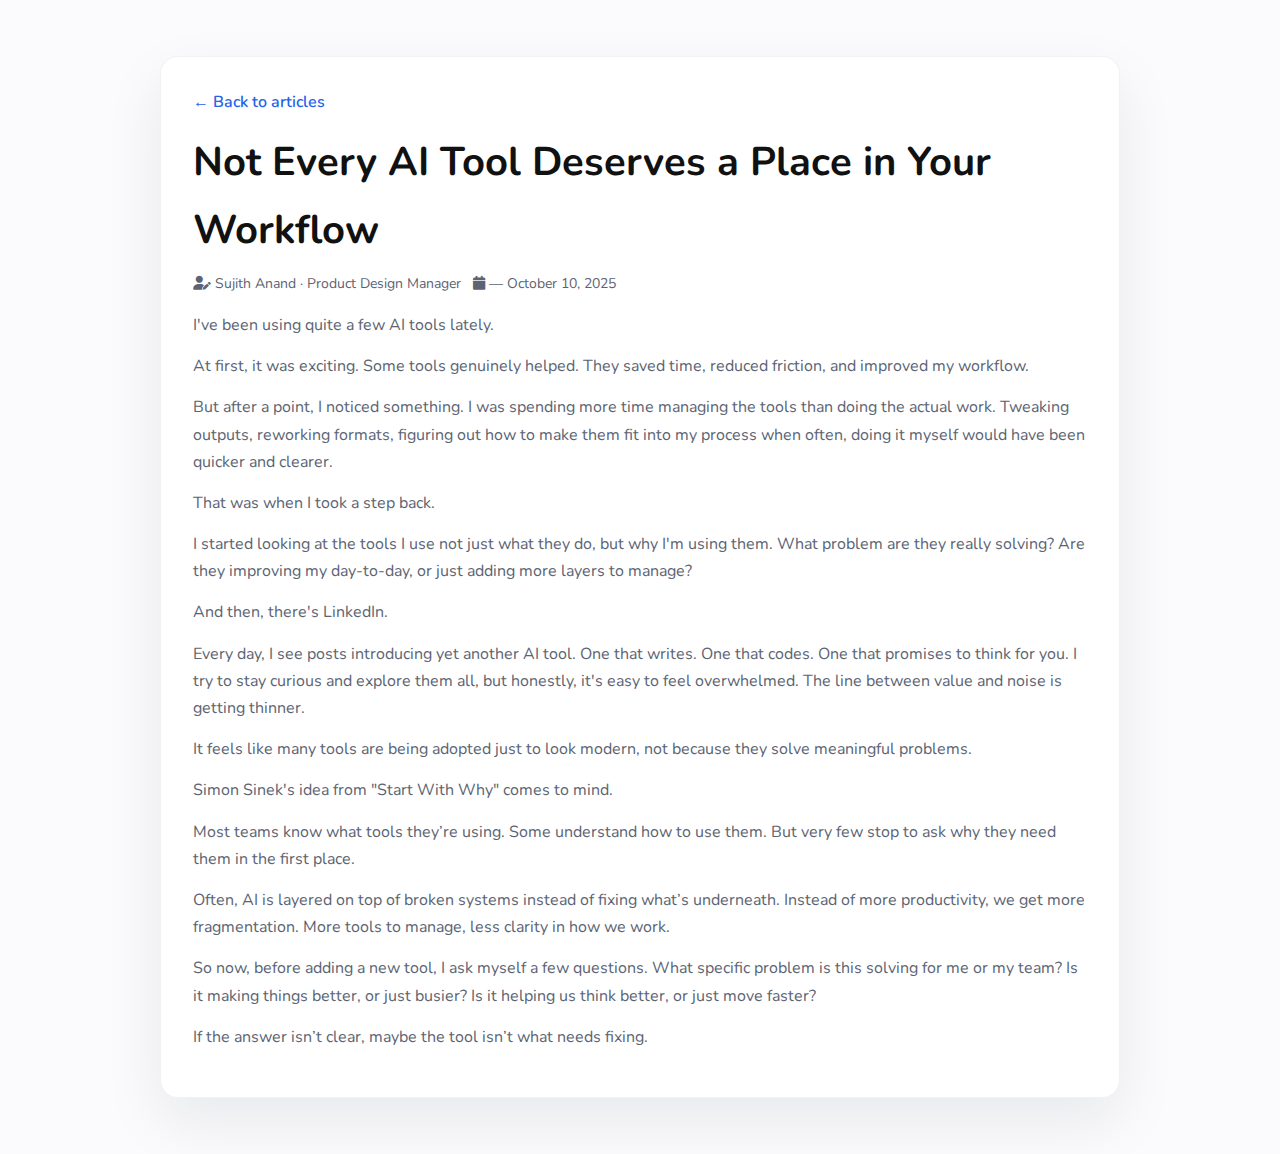
<file: article-ai-tools-in-workflow.html>
<!doctype html>
<html lang="en">
<head>
  <meta charset="utf-8">
  <meta name="viewport" content="width=device-width, initial-scale=1">
  <title>Not Every AI Tool Deserves a Place in Your Workflow | Sujith Anand</title>
  <link rel="icon" href="img/favicon.png">
  <link rel="preconnect" href="https://fonts.googleapis.com">
  <link rel="preconnect" href="https://fonts.gstatic.com" crossorigin>
  <link href="https://fonts.googleapis.com/css2?family=Nunito:wght@400;500;600;700&display=swap" rel="stylesheet">
  <link rel="stylesheet" href="https://cdnjs.cloudflare.com/ajax/libs/font-awesome/6.5.2/css/all.min.css">
  <style>
    :root {--bg:#fbfbfd;--text:#111;--muted:#5c6473;--accent:#2563eb;--surface:#fff;--container:960px;--gap:22px;}
    *,*::before,*::after{box-sizing:border-box;}
    body{margin:0;font-family:"Nunito",sans-serif;background:var(--bg);color:var(--text);line-height:1.7;}
    a{color:var(--accent);font-weight:600;text-decoration:none;}a:hover{text-decoration:underline;}
    .page{min-height:100vh;padding:56px var(--gap);}
    .panel{max-width:min(100%,var(--container));margin:0 auto;background:var(--surface);padding:32px;border-radius:18px;box-shadow:0 24px 60px rgba(15,23,42,0.08);border:1px solid rgba(0, 0, 0, 0.05);}
    .back-link{display:inline-flex;align-items:center;gap:8px;margin-bottom:12px;}
    h1{margin:0 0 8px;font-size:clamp(30px,4vw,40px);}
    .meta{display:flex;flex-wrap:wrap;gap:12px;font-size:14px;color:var(--muted);margin-bottom:16px;}
    p{margin:0 0 14px;color:var(--muted);}
  </style>
</head>
<body>
  <div class="page">
    <article class="panel">
      <a class="back-link" href="myhome.html#articles">← Back to articles</a>
      <h1>Not Every AI Tool Deserves a Place in Your Workflow</h1>
      <div class="meta">
        <span><i class="fa-solid fa-user-pen"></i> Sujith Anand · Product Design Manager</span>
        <span><i class="fa-solid fa-calendar"></i> — October 10, 2025</span>
      </div>

      <p>I've been using quite a few AI tools lately.</p>
      <p>At first, it was exciting. Some tools genuinely helped. They saved time, reduced friction, and improved my workflow.</p>
      <p>But after a point, I noticed something. I was spending more time managing the tools than doing the actual work. Tweaking outputs, reworking formats, figuring out how to make them fit into my process when often, doing it myself would have been quicker and clearer.</p>
      <p>That was when I took a step back.</p>
      <p>I started looking at the tools I use not just what they do, but why I'm using them. What problem are they really solving? Are they improving my day-to-day, or just adding more layers to manage?</p>
      <p>And then, there's LinkedIn.</p>
      <p>Every day, I see posts introducing yet another AI tool. One that writes. One that codes. One that promises to think for you. I try to stay curious and explore them all, but honestly, it's easy to feel overwhelmed. The line between value and noise is getting thinner.</p>
      <p>It feels like many tools are being adopted just to look modern, not because they solve meaningful problems.</p>
      <p>Simon Sinek's idea from "Start With Why" comes to mind.</p>
      <p>Most teams know what tools they’re using. Some understand how to use them. But very few stop to ask why they need them in the first place.</p>
      <p>Often, AI is layered on top of broken systems instead of fixing what’s underneath. Instead of more productivity, we get more fragmentation. More tools to manage, less clarity in how we work.</p>
      <p>So now, before adding a new tool, I ask myself a few questions. What specific problem is this solving for me or my team? Is it making things better, or just busier? Is it helping us think better, or just move faster?</p>
      <p>If the answer isn’t clear, maybe the tool isn’t what needs fixing.</p>
    </article>
  </div>
</body>
</html>
</file>
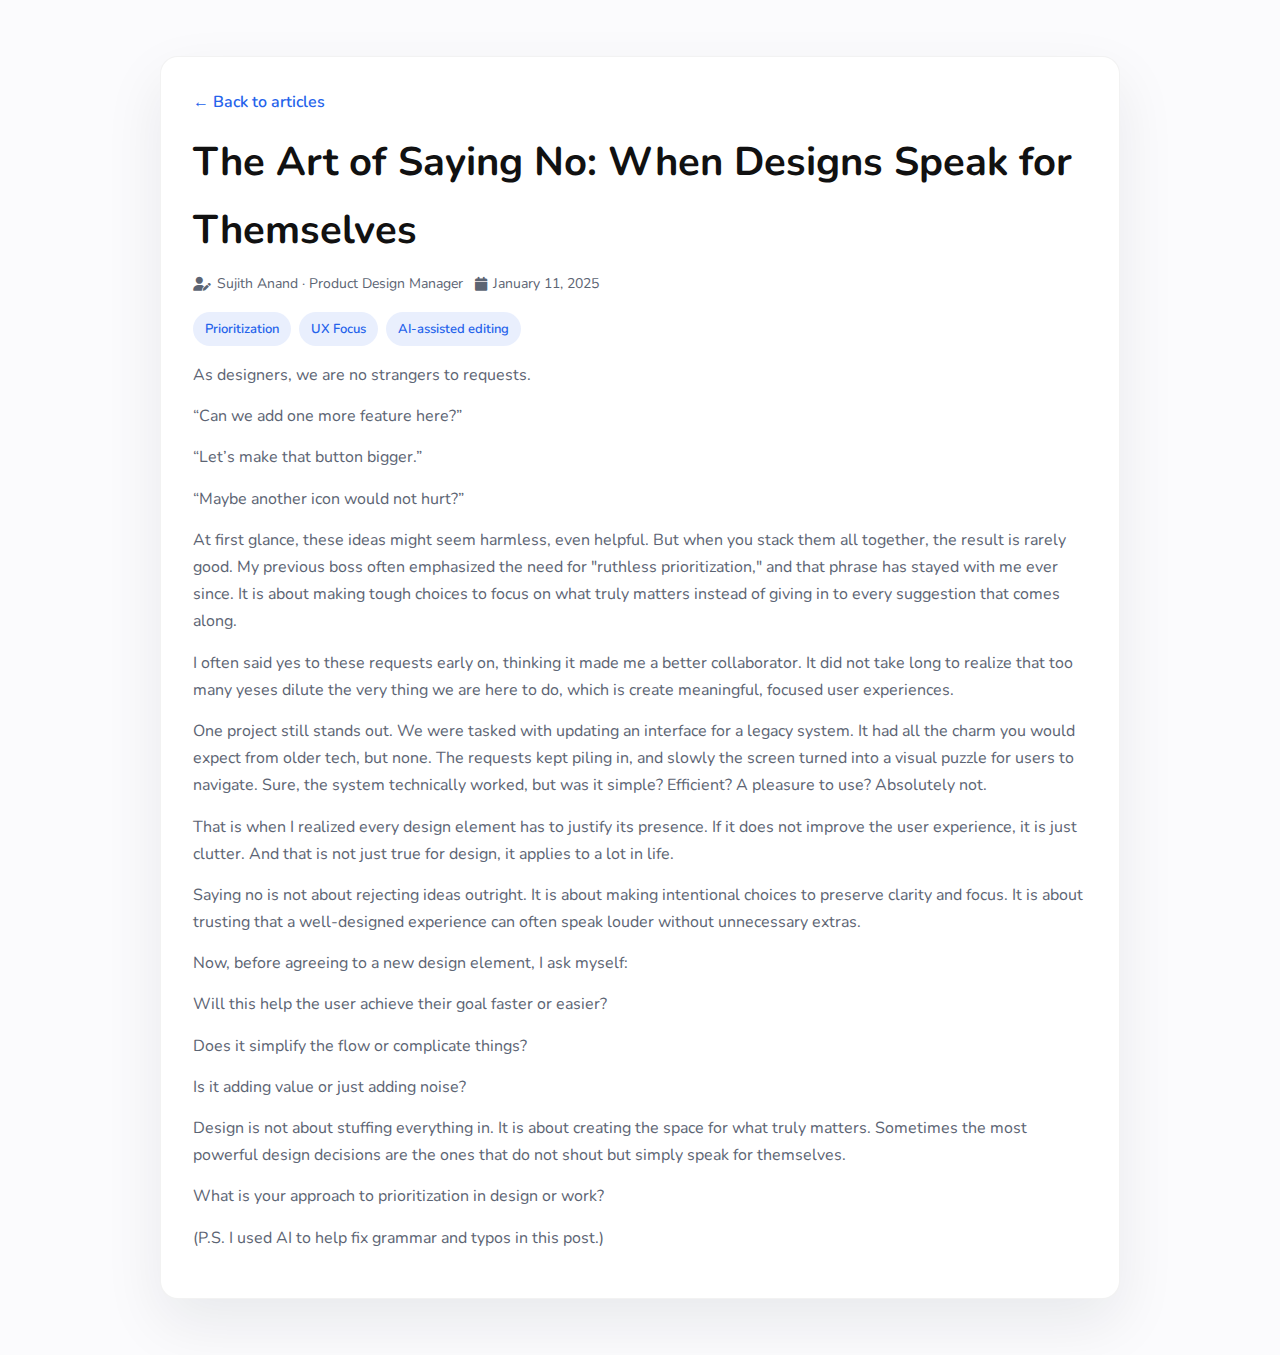
<file: article-art-of-saying-no.html>
<!doctype html>
<html lang="en">
<head>
  <meta charset="utf-8">
  <meta name="viewport" content="width=device-width, initial-scale=1">
  <title>The Art of Saying No | Sujith Anand</title>
  <link rel="icon" href="img/favicon.png">
  <link rel="preconnect" href="https://fonts.googleapis.com">
  <link rel="preconnect" href="https://fonts.gstatic.com" crossorigin>
  <link href="https://fonts.googleapis.com/css2?family=Nunito:wght@400;500;600;700&display=swap" rel="stylesheet">
  <link rel="stylesheet" href="https://cdnjs.cloudflare.com/ajax/libs/font-awesome/6.5.2/css/all.min.css">
  <style>
    :root {
      --bg: #fbfbfd;
      --text: #111;
      --muted: #5c6473;
      --accent: #2563eb;
      --surface: #fff;
      --container: 960px;
      --gap: 22px;
    }
    *,*::before,*::after{box-sizing:border-box;}
    body{margin:0;font-family:"Nunito",sans-serif;background:var(--bg);color:var(--text);line-height:1.7;}
    a{color:var(--accent);font-weight:600;text-decoration:none;}
    a:hover{text-decoration:underline;}
    .page{min-height:100vh;padding:56px var(--gap);}
    .panel{max-width:min(100%,var(--container));margin:0 auto;background:var(--surface);padding:32px;border-radius:18px;box-shadow:0 24px 60px rgba(15,23,42,0.08);border:1px solid rgba(0,0,0,0.05);}
    .back-link{display:inline-flex;align-items:center;gap:8px;margin-bottom:12px;}
    h1{margin:0 0 8px;font-size:clamp(30px,4vw,40px);}
    .meta{display:flex;flex-wrap:wrap;gap:12px;font-size:14px;color:var(--muted);margin-bottom:16px;}
    .meta span{display:inline-flex;align-items:center;gap:6px;}
    .chip-row{display:flex;flex-wrap:wrap;gap:8px;margin-bottom:16px;}
    .chip{padding:6px 12px;border-radius:999px;background:rgba(37,99,235,0.1);color:var(--accent);font-weight:600;font-size:13px;}
    h2{font-size:20px;margin:24px 0 10px;}
    p{margin:0 0 14px;color:var(--muted);}
    ul{margin:0 0 16px;padding-left:20px;color:var(--muted);}
    blockquote{margin:0 0 16px;padding-left:14px;border-left:3px solid var(--accent);color:var(--muted);}
  </style>
</head>
<body>
  <div class="page">
    <article class="panel">
      <a class="back-link" href="myhome.html#articles">← Back to articles</a>
      <h1>The Art of Saying No: When Designs Speak for Themselves</h1>
      <div class="meta">
        <span><i class="fa-solid fa-user-pen"></i> Sujith Anand · Product Design Manager</span>
        <span><i class="fa-solid fa-calendar"></i> January 11, 2025</span>
      </div>
      <div class="chip-row">
        <span class="chip">Prioritization</span>
        <span class="chip">UX Focus</span>
        <span class="chip">AI-assisted editing</span>
      </div>

      <p>As designers, we are no strangers to requests.</p>
      <p>“Can we add one more feature here?”</p>
      <p>“Let’s make that button bigger.”</p>
      <p>“Maybe another icon would not hurt?”</p>
      <p>At first glance, these ideas might seem harmless, even helpful. But when you stack them all together, the result is rarely good. My previous boss often emphasized the need for "ruthless prioritization," and that phrase has stayed with me ever since. It is about making tough choices to focus on what truly matters instead of giving in to every suggestion that comes along.</p>
      <p>I often said yes to these requests early on, thinking it made me a better collaborator. It did not take long to realize that too many yeses dilute the very thing we are here to do, which is create meaningful, focused user experiences.</p>
      <p>One project still stands out. We were tasked with updating an interface for a legacy system. It had all the charm you would expect from older tech, but none. The requests kept piling in, and slowly the screen turned into a visual puzzle for users to navigate. Sure, the system technically worked, but was it simple? Efficient? A pleasure to use? Absolutely not.</p>
      <p>That is when I realized every design element has to justify its presence. If it does not improve the user experience, it is just clutter. And that is not just true for design, it applies to a lot in life.</p>
      <p>Saying no is not about rejecting ideas outright. It is about making intentional choices to preserve clarity and focus. It is about trusting that a well-designed experience can often speak louder without unnecessary extras.</p>
      <p>Now, before agreeing to a new design element, I ask myself:</p>
      <p>Will this help the user achieve their goal faster or easier?</p>
      <p>Does it simplify the flow or complicate things?</p>
      <p>Is it adding value or just adding noise?</p>
      <p>Design is not about stuffing everything in. It is about creating the space for what truly matters. Sometimes the most powerful design decisions are the ones that do not shout but simply speak for themselves.</p>
      <p>What is your approach to prioritization in design or work?</p>
      <p>(P.S. I used AI to help fix grammar and typos in this post.)</p>
    </article>
  </div>
</body>
</html>
</file>
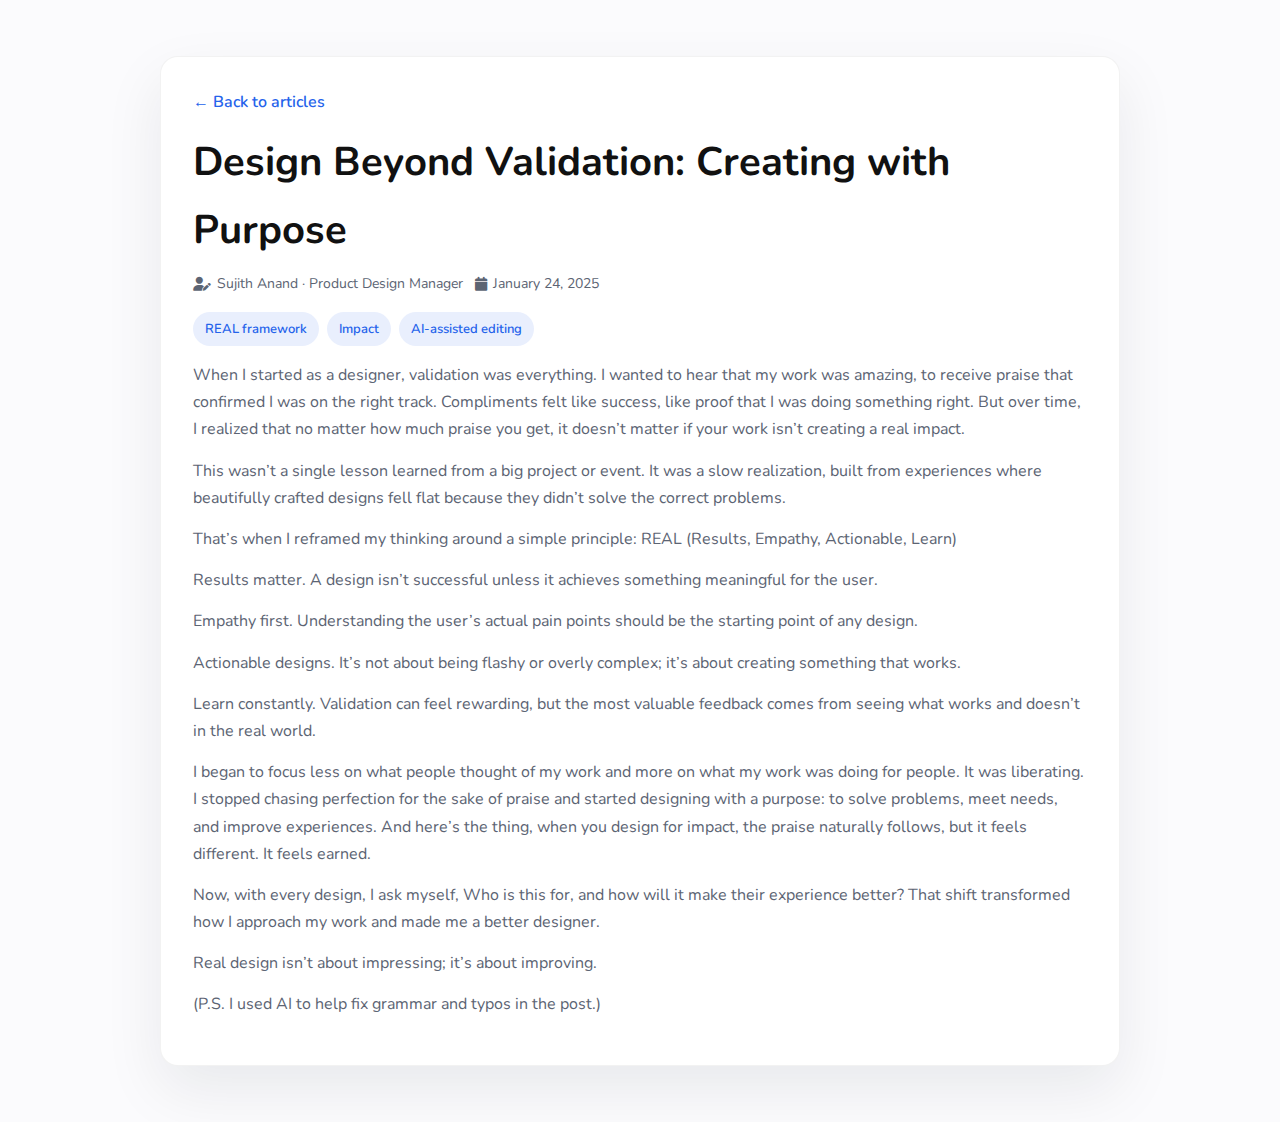
<file: article-design-beyond-validation.html>
<!doctype html>
<html lang="en">
<head>
  <meta charset="utf-8">
  <meta name="viewport" content="width=device-width, initial-scale=1">
  <title>Design Beyond Validation | Sujith Anand</title>
  <link rel="icon" href="img/favicon.png">
  <link rel="preconnect" href="https://fonts.googleapis.com">
  <link rel="preconnect" href="https://fonts.gstatic.com" crossorigin>
  <link href="https://fonts.googleapis.com/css2?family=Nunito:wght@400;500;600;700&display=swap" rel="stylesheet">
  <link rel="stylesheet" href="https://cdnjs.cloudflare.com/ajax/libs/font-awesome/6.5.2/css/all.min.css">
  <style>
    :root {--bg:#fbfbfd;--text:#111;--muted:#5c6473;--accent:#2563eb;--surface:#fff;--container:960px;--gap:22px;}
    *,*::before,*::after{box-sizing:border-box;}
    body{margin:0;font-family:"Nunito",sans-serif;background:var(--bg);color:var(--text);line-height:1.7;}
    a{color:var(--accent);font-weight:600;text-decoration:none;}a:hover{text-decoration:underline;}
    .page{min-height:100vh;padding:56px var(--gap);}
    .panel{max-width:min(100%,var(--container));margin:0 auto;background:var(--surface);padding:32px;border-radius:18px;box-shadow:0 24px 60px rgba(15,23,42,0.08);border:1px solid rgba(0,0,0,0.05);}
    .back-link{display:inline-flex;align-items:center;gap:8px;margin-bottom:12px;}
    h1{margin:0 0 8px;font-size:clamp(30px,4vw,40px);}
    .meta{display:flex;flex-wrap:wrap;gap:12px;font-size:14px;color:var(--muted);margin-bottom:16px;}
    .meta span{display:inline-flex;align-items:center;gap:6px;}
    .chip-row{display:flex;flex-wrap:wrap;gap:8px;margin-bottom:16px;}
    .chip{padding:6px 12px;border-radius:999px;background:rgba(37,99,235,0.1);color:var(--accent);font-weight:600;font-size:13px;}
    h2{font-size:20px;margin:24px 0 10px;}
    p{margin:0 0 14px;color:var(--muted);}
    ul{margin:0 0 16px;padding-left:20px;color:var(--muted);}
  </style>
</head>
<body>
  <div class="page">
    <article class="panel">
      <a class="back-link" href="myhome.html#articles">← Back to articles</a>
      <h1>Design Beyond Validation: Creating with Purpose</h1>
      <div class="meta">
        <span><i class="fa-solid fa-user-pen"></i> Sujith Anand · Product Design Manager</span>
        <span><i class="fa-solid fa-calendar"></i> January 24, 2025</span>
      </div>
      <div class="chip-row">
        <span class="chip">REAL framework</span>
        <span class="chip">Impact</span>
        <span class="chip">AI-assisted editing</span>
      </div>

      <p>When I started as a designer, validation was everything. I wanted to hear that my work was amazing, to receive praise that confirmed I was on the right track. Compliments felt like success, like proof that I was doing something right. But over time, I realized that no matter how much praise you get, it doesn’t matter if your work isn’t creating a real impact.</p>
      <p>This wasn’t a single lesson learned from a big project or event. It was a slow realization, built from experiences where beautifully crafted designs fell flat because they didn’t solve the correct problems.</p>
      <p>That’s when I reframed my thinking around a simple principle: REAL (Results, Empathy, Actionable, Learn)</p>
      <p>Results matter. A design isn’t successful unless it achieves something meaningful for the user.</p>
      <p>Empathy first. Understanding the user’s actual pain points should be the starting point of any design.</p>
      <p>Actionable designs. It’s not about being flashy or overly complex; it’s about creating something that works.</p>
      <p>Learn constantly. Validation can feel rewarding, but the most valuable feedback comes from seeing what works and doesn’t in the real world.</p>
      <p>I began to focus less on what people thought of my work and more on what my work was doing for people. It was liberating. I stopped chasing perfection for the sake of praise and started designing with a purpose: to solve problems, meet needs, and improve experiences. And here’s the thing, when you design for impact, the praise naturally follows, but it feels different. It feels earned.</p>
      <p>Now, with every design, I ask myself, Who is this for, and how will it make their experience better? That shift transformed how I approach my work and made me a better designer.</p>
      <p>Real design isn’t about impressing; it’s about improving.</p>
      <p>(P.S. I used AI to help fix grammar and typos in the post.)</p>
    </article>
  </div>
</body>
</html>
</file>
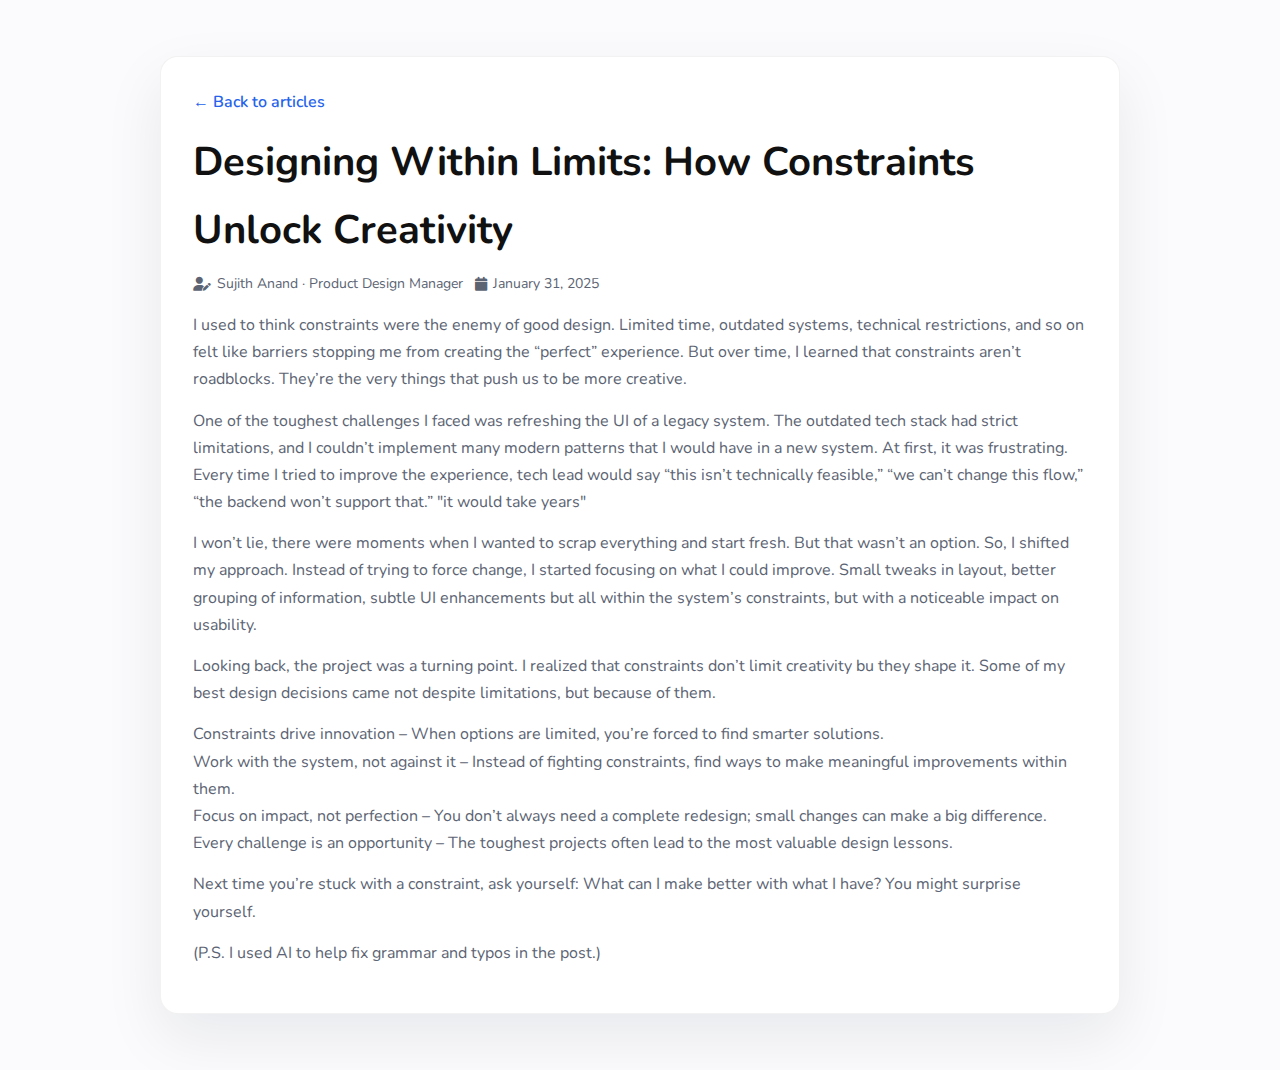
<file: article-designing-within-limits.html>
<!doctype html>
<html lang="en">
<head>
  <meta charset="utf-8">
  <meta name="viewport" content="width=device-width, initial-scale=1">
  <title>Designing Within Limits | Sujith Anand</title>
  <link rel="icon" href="img/favicon.png">
  <link rel="preconnect" href="https://fonts.googleapis.com">
  <link rel="preconnect" href="https://fonts.gstatic.com" crossorigin>
  <link href="https://fonts.googleapis.com/css2?family=Nunito:wght@400;500;600;700&display=swap" rel="stylesheet">
  <link rel="stylesheet" href="https://cdnjs.cloudflare.com/ajax/libs/font-awesome/6.5.2/css/all.min.css">
  <style>
    :root {--bg:#fbfbfd;--text:#111;--muted:#5c6473;--accent:#2563eb;--surface:#fff;--container:960px;--gap:22px;}
    *,*::before,*::after{box-sizing:border-box;}
    body{margin:0;font-family:"Nunito",sans-serif;background:var(--bg);color:var(--text);line-height:1.7;}
    a{color:var(--accent);font-weight:600;text-decoration:none;}a:hover{text-decoration:underline;}
    .page{min-height:100vh;padding:56px var(--gap);}
    .panel{max-width:min(100%,var(--container));margin:0 auto;background:var(--surface);padding:32px;border-radius:18px;box-shadow:0 24px 60px rgba(15,23,42,0.08);border:1px solid rgba(0,0,0,0.05);}
    .back-link{display:inline-flex;align-items:center;gap:8px;margin-bottom:12px;}
    h1{margin:0 0 8px;font-size:clamp(30px,4vw,40px);}
    .meta{display:flex;flex-wrap:wrap;gap:12px;font-size:14px;color:var(--muted);margin-bottom:16px;}
    .meta span{display:inline-flex;align-items:center;gap:6px;}
    .chip-row{display:flex;flex-wrap:wrap;gap:8px;margin-bottom:16px;}
    .chip{padding:6px 12px;border-radius:999px;background:rgba(37,99,235,0.1);color:var(--accent);font-weight:600;font-size:13px;}
    h2{font-size:20px;margin:24px 0 10px;}
    p{margin:0 0 14px;color:var(--muted);}
  </style>
</head>
<body>
  <div class="page">
    <article class="panel">
      <a class="back-link" href="myhome.html#articles">← Back to articles</a>
      <h1>Designing Within Limits: How Constraints Unlock Creativity</h1>
      <div class="meta">
        <span><i class="fa-solid fa-user-pen"></i> Sujith Anand · Product Design Manager</span>
        <span><i class="fa-solid fa-calendar"></i> January 31, 2025</span>
      </div>

      <p>I used to think constraints were the enemy of good design. Limited time, outdated systems, technical restrictions, and so on felt like barriers stopping me from creating the “perfect” experience. But over time, I learned that constraints aren’t roadblocks. They’re the very things that push us to be more creative.</p>
      <p>One of the toughest challenges I faced was refreshing the UI of a legacy system. The outdated tech stack had strict limitations, and I couldn’t implement many modern patterns that I would have in a new system. At first, it was frustrating. Every time I tried to improve the experience, tech lead would say “this isn’t technically feasible,” “we can’t change this flow,” “the backend won’t support that.” "it would take years"</p>
      <p>I won’t lie, there were moments when I wanted to scrap everything and start fresh. But that wasn’t an option. So, I shifted my approach. Instead of trying to force change, I started focusing on what I could improve. Small tweaks in layout, better grouping of information, subtle UI enhancements but all within the system’s constraints, but with a noticeable impact on usability.</p>
      <p>Looking back, the project was a turning point. I realized that constraints don’t limit creativity bu they shape it. Some of my best design decisions came not despite limitations, but because of them.</p>
      <p>Constraints drive innovation – When options are limited, you’re forced to find smarter solutions.<br>
      Work with the system, not against it – Instead of fighting constraints, find ways to make meaningful improvements within them.<br>
      Focus on impact, not perfection – You don’t always need a complete redesign; small changes can make a big difference.<br>
      Every challenge is an opportunity – The toughest projects often lead to the most valuable design lessons.</p>
      <p>Next time you’re stuck with a constraint, ask yourself: What can I make better with what I have? You might surprise yourself.</p>
      <p>(P.S. I used AI to help fix grammar and typos in the post.)</p>
    </article>
  </div>
</body>
</html>
</file>
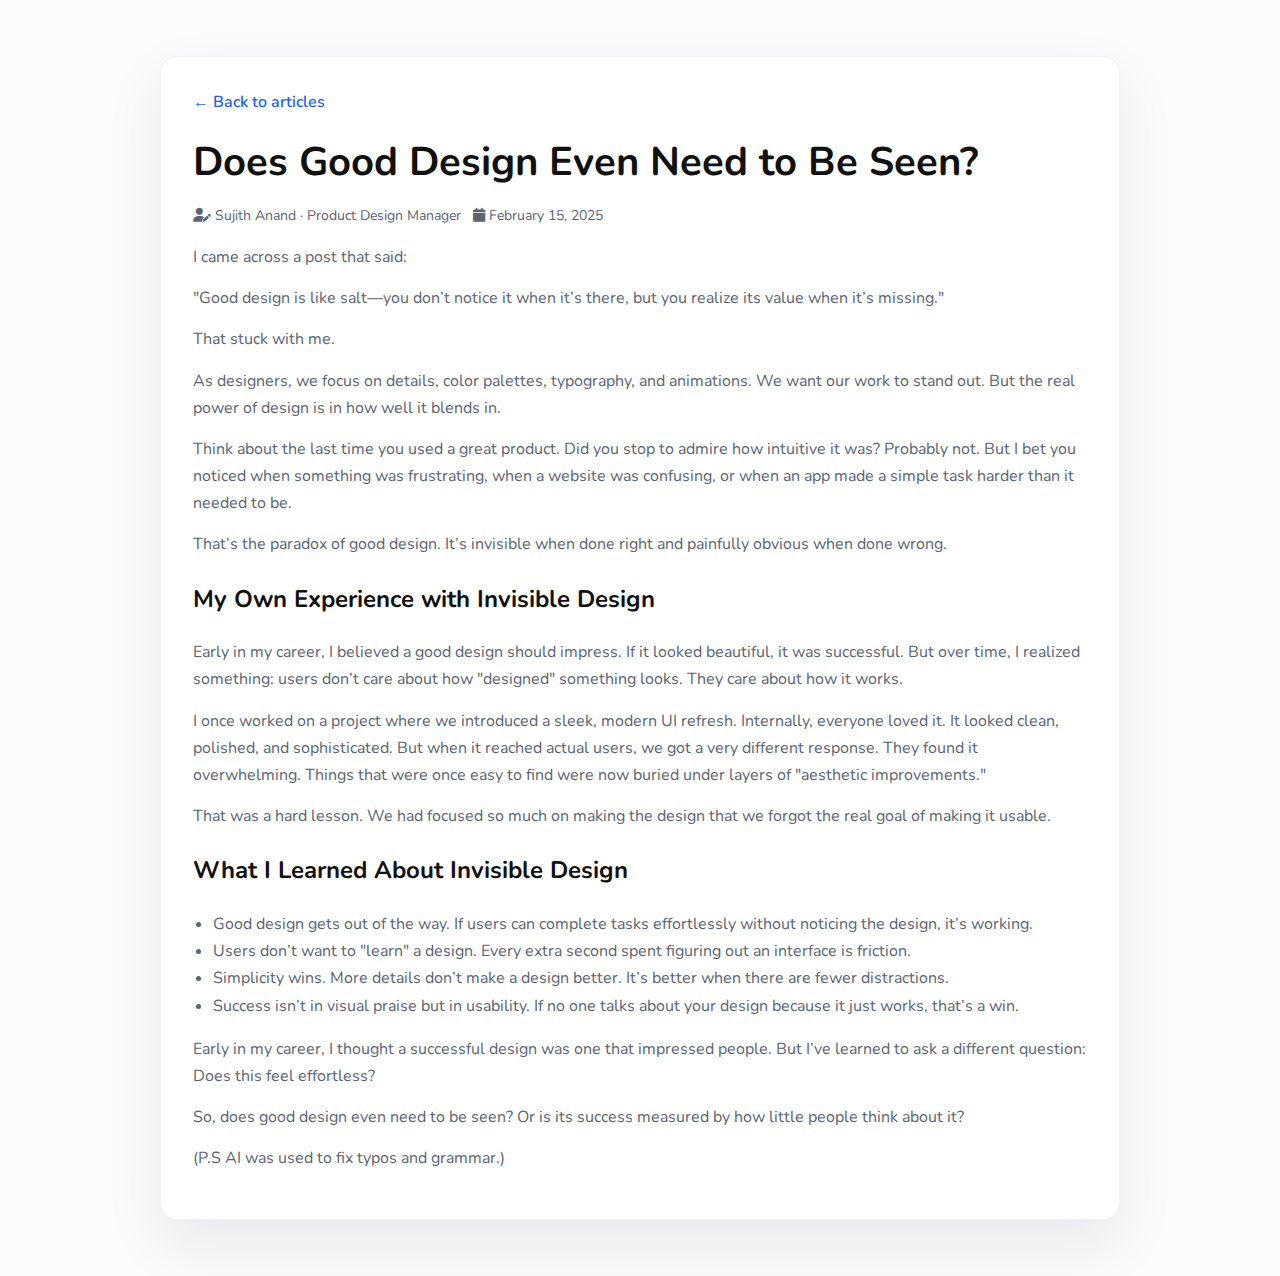
<file: article-invisible-design.html>
<!doctype html>
<html lang="en">
<head>
  <meta charset="utf-8">
  <meta name="viewport" content="width=device-width, initial-scale=1">
  <title>Does Good Design Even Need to Be Seen? | Sujith Anand</title>
  <link rel="icon" href="img/favicon.png">
  <link rel="preconnect" href="https://fonts.googleapis.com">
  <link rel="preconnect" href="https://fonts.gstatic.com" crossorigin>
  <link href="https://fonts.googleapis.com/css2?family=Nunito:wght@400;500;600;700&display=swap" rel="stylesheet">
  <link rel="stylesheet" href="https://cdnjs.cloudflare.com/ajax/libs/font-awesome/6.5.2/css/all.min.css">
  <style>
    :root {--bg:#fbfbfd;--text:#111;--muted:#5c6473;--accent:#2563eb;--surface:#fff;--container:960px;--gap:22px;}
    *,*::before,*::after{box-sizing:border-box;}
    body{margin:0;font-family:"Nunito",sans-serif;background:var(--bg);color:var(--text);line-height:1.7;}
    a{color:var(--accent);font-weight:600;text-decoration:none;}a:hover{text-decoration:underline;}
    .page{min-height:100vh;padding:56px var(--gap);}
    .panel{max-width:min(100%,var(--container));margin:0 auto;background:var(--surface);padding:32px;border-radius:18px;box-shadow:0 24px 60px rgba(15,23,42,0.08);border:1px solid rgba(0,0,0,0.05);}
    .back-link{display:inline-flex;align-items:center;gap:8px;margin-bottom:12px;}
    h1{margin:0 0 8px;font-size:clamp(30px,4vw,40px);}
    .meta{display:flex;flex-wrap:wrap;gap:12px;font-size:14px;color:var(--muted);margin-bottom:16px;}
    .chip-row{display:flex;flex-wrap:wrap;gap:8px;margin-bottom:16px;}
    .chip{padding:6px 12px;border-radius:999px;background:rgba(37,99,235,0.1);color:var(--accent);font-weight:600;font-size:13px;}
    p{margin:0 0 14px;color:var(--muted);}
    ul{margin:0 0 16px;padding-left:20px;color:var(--muted);}
  </style>
</head>
<body>
  <div class="page">
    <article class="panel">
      <a class="back-link" href="myhome.html#articles">← Back to articles</a>
      <h1>Does Good Design Even Need to Be Seen?</h1>
      <div class="meta">
        <span><i class="fa-solid fa-user-pen"></i> Sujith Anand · Product Design Manager</span>
        <span><i class="fa-solid fa-calendar"></i> February 15, 2025</span>
      </div>

      <p>I came across a post that said:</p>
      <p>"Good design is like salt—you don’t notice it when it’s there, but you realize its value when it’s missing."</p>
      <p>That stuck with me.</p>
      <p>As designers, we focus on details, color palettes, typography, and animations. We want our work to stand out. But the real power of design is in how well it blends in.</p>
      <p>Think about the last time you used a great product. Did you stop to admire how intuitive it was? Probably not. But I bet you noticed when something was frustrating, when a website was confusing, or when an app made a simple task harder than it needed to be.</p>
      <p>That’s the paradox of good design. It’s invisible when done right and painfully obvious when done wrong.</p>
      <h2>My Own Experience with Invisible Design</h2>
      <p>Early in my career, I believed a good design should impress. If it looked beautiful, it was successful. But over time, I realized something: users don’t care about how "designed" something looks. They care about how it works.</p>
      <p>I once worked on a project where we introduced a sleek, modern UI refresh. Internally, everyone loved it. It looked clean, polished, and sophisticated. But when it reached actual users, we got a very different response. They found it overwhelming. Things that were once easy to find were now buried under layers of "aesthetic improvements."</p>
      <p>That was a hard lesson. We had focused so much on making the design that we forgot the real goal of making it usable.</p>
      <h2>What I Learned About Invisible Design</h2>
      <ul>
        <li>Good design gets out of the way. If users can complete tasks effortlessly without noticing the design, it’s working.</li>
        <li>Users don’t want to "learn" a design. Every extra second spent figuring out an interface is friction.</li>
        <li>Simplicity wins. More details don’t make a design better. It’s better when there are fewer distractions.</li>
        <li>Success isn’t in visual praise but in usability. If no one talks about your design because it just works, that’s a win.</li>
      </ul>
      <p>Early in my career, I thought a successful design was one that impressed people. But I’ve learned to ask a different question: Does this feel effortless?</p>
      <p>So, does good design even need to be seen? Or is its success measured by how little people think about it?</p>
      <p>(P.S AI was used to fix typos and grammar.)</p>
    </article>
  </div>
</body>
</html>
</file>
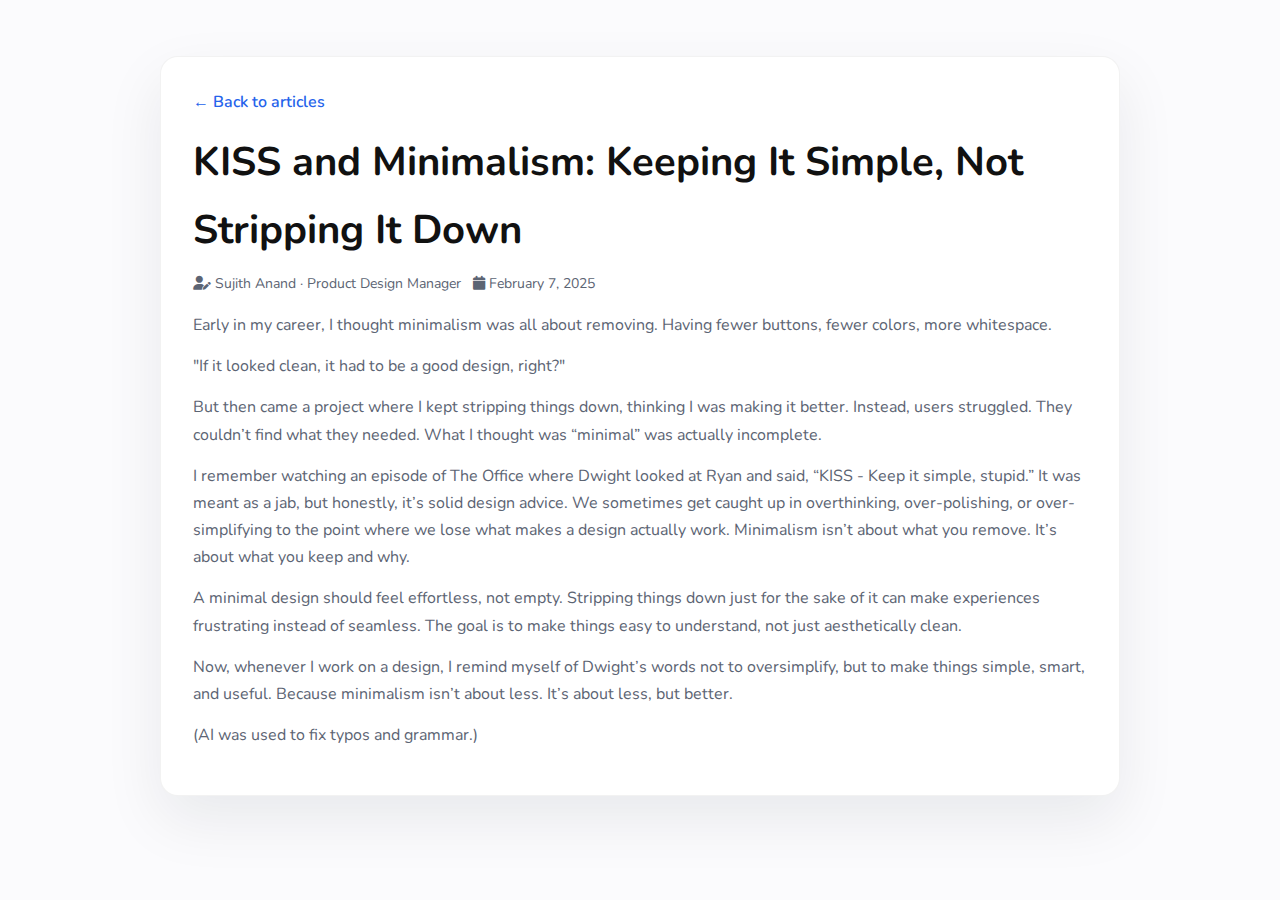
<file: article-kiss-minimalism.html>
<!doctype html>
<html lang="en">
<head>
  <meta charset="utf-8">
  <meta name="viewport" content="width=device-width, initial-scale=1">
  <title>KISS and Minimalism | Sujith Anand</title>
  <link rel="icon" href="img/favicon.png">
  <link rel="preconnect" href="https://fonts.googleapis.com">
  <link rel="preconnect" href="https://fonts.gstatic.com" crossorigin>
  <link href="https://fonts.googleapis.com/css2?family=Nunito:wght@400;500;600;700&display=swap" rel="stylesheet">
  <link rel="stylesheet" href="https://cdnjs.cloudflare.com/ajax/libs/font-awesome/6.5.2/css/all.min.css">
  <style>
    :root {--bg:#fbfbfd;--text:#111;--muted:#5c6473;--accent:#2563eb;--surface:#fff;--container:960px;--gap:22px;}
    *,*::before,*::after{box-sizing:border-box;}
    body{margin:0;font-family:"Nunito",sans-serif;background:var(--bg);color:var(--text);line-height:1.7;}
    a{color:var(--accent);font-weight:600;text-decoration:none;}a:hover{text-decoration:underline;}
    .page{min-height:100vh;padding:56px var(--gap);}
    .panel{max-width:min(100%,var(--container));margin:0 auto;background:var(--surface);padding:32px;border-radius:18px;box-shadow:0 24px 60px rgba(15,23,42,0.08);border:1px solid rgba(0,0,0,0.05);}
    .back-link{display:inline-flex;align-items:center;gap:8px;margin-bottom:12px;}
    h1{margin:0 0 8px;font-size:clamp(30px,4vw,40px);}
    .meta{display:flex;flex-wrap:wrap;gap:12px;font-size:14px;color:var(--muted);margin-bottom:16px;}
    .chip-row{display:flex;flex-wrap:wrap;gap:8px;margin-bottom:16px;}
    .chip{padding:6px 12px;border-radius:999px;background:rgba(37,99,235,0.1);color:var(--accent);font-weight:600;font-size:13px;}
    p{margin:0 0 14px;color:var(--muted);}
  </style>
</head>
<body>
  <div class="page">
    <article class="panel">
      <a class="back-link" href="myhome.html#articles">← Back to articles</a>
      <h1>KISS and Minimalism: Keeping It Simple, Not Stripping It Down</h1>
      <div class="meta">
        <span><i class="fa-solid fa-user-pen"></i> Sujith Anand · Product Design Manager</span>
        <span><i class="fa-solid fa-calendar"></i> February 7, 2025</span>
      </div>

      <p>Early in my career, I thought minimalism was all about removing. Having fewer buttons, fewer colors, more whitespace.</p>
      <p>"If it looked clean, it had to be a good design, right?"</p>
      <p>But then came a project where I kept stripping things down, thinking I was making it better. Instead, users struggled. They couldn’t find what they needed. What I thought was “minimal” was actually incomplete.</p>
      <p>I remember watching an episode of The Office where Dwight looked at Ryan and said, “KISS - Keep it simple, stupid.” It was meant as a jab, but honestly, it’s solid design advice. We sometimes get caught up in overthinking, over-polishing, or over-simplifying to the point where we lose what makes a design actually work. Minimalism isn’t about what you remove. It’s about what you keep and why.</p>
      <p>A minimal design should feel effortless, not empty. Stripping things down just for the sake of it can make experiences frustrating instead of seamless. The goal is to make things easy to understand, not just aesthetically clean.</p>
      <p>Now, whenever I work on a design, I remind myself of Dwight’s words not to oversimplify, but to make things simple, smart, and useful. Because minimalism isn’t about less. It’s about less, but better.</p>
      <p>(AI was used to fix typos and grammar.)</p>
    </article>
  </div>
</body>
</html>
</file>
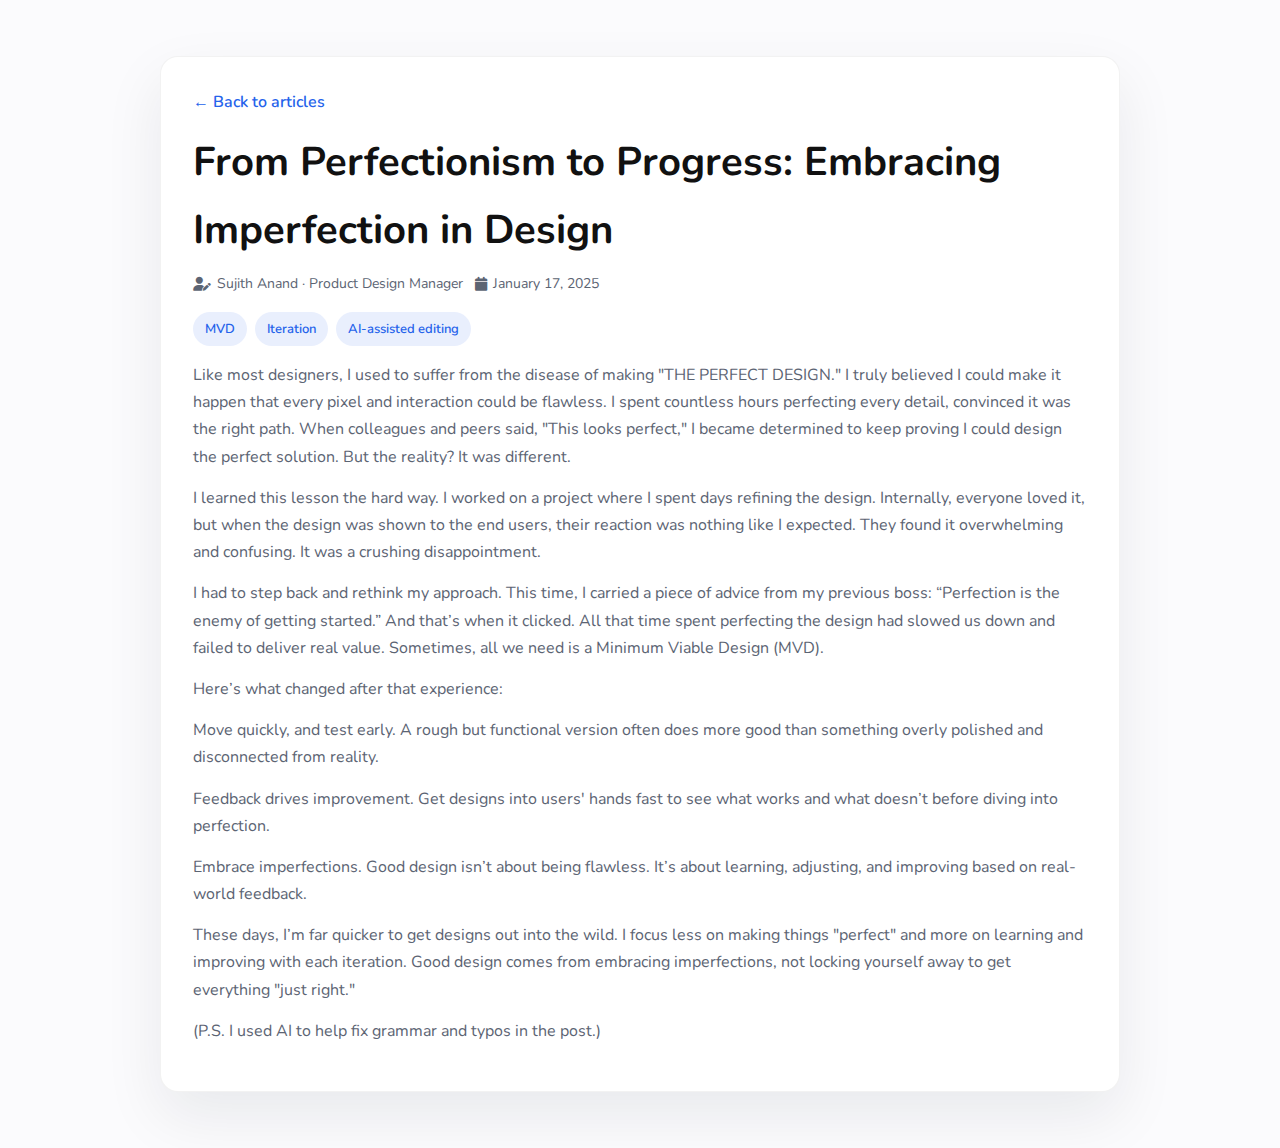
<file: article-perfectionism-to-progress.html>
<!doctype html>
<html lang="en">
<head>
  <meta charset="utf-8">
  <meta name="viewport" content="width=device-width, initial-scale=1">
  <title>From Perfectionism to Progress | Sujith Anand</title>
  <link rel="icon" href="img/favicon.png">
  <link rel="preconnect" href="https://fonts.googleapis.com">
  <link rel="preconnect" href="https://fonts.gstatic.com" crossorigin>
  <link href="https://fonts.googleapis.com/css2?family=Nunito:wght@400;500;600;700&display=swap" rel="stylesheet">
  <link rel="stylesheet" href="https://cdnjs.cloudflare.com/ajax/libs/font-awesome/6.5.2/css/all.min.css">
  <style>
    :root {--bg:#fbfbfd;--text:#111;--muted:#5c6473;--accent:#2563eb;--surface:#fff;--container:960px;--gap:22px;}
    *,*::before,*::after{box-sizing:border-box;}
    body{margin:0;font-family:"Nunito",sans-serif;background:var(--bg);color:var(--text);line-height:1.7;}
    a{color:var(--accent);font-weight:600;text-decoration:none;}a:hover{text-decoration:underline;}
    .page{min-height:100vh;padding:56px var(--gap);}
    .panel{max-width:min(100%,var(--container));margin:0 auto;background:var(--surface);padding:32px;border-radius:18px;box-shadow:0 24px 60px rgba(15,23,42,0.08);border:1px solid rgba(0,0,0,0.05);}
    .back-link{display:inline-flex;align-items:center;gap:8px;margin-bottom:12px;}
    h1{margin:0 0 8px;font-size:clamp(30px,4vw,40px);}
    .meta{display:flex;flex-wrap:wrap;gap:12px;font-size:14px;color:var(--muted);margin-bottom:16px;}
    .meta span{display:inline-flex;align-items:center;gap:6px;}
    .chip-row{display:flex;flex-wrap:wrap;gap:8px;margin-bottom:16px;}
    .chip{padding:6px 12px;border-radius:999px;background:rgba(37,99,235,0.1);color:var(--accent);font-weight:600;font-size:13px;}
    h2{font-size:20px;margin:24px 0 10px;}
    p{margin:0 0 14px;color:var(--muted);}
    ul{margin:0 0 16px;padding-left:20px;color:var(--muted);}
  </style>
</head>
<body>
  <div class="page">
    <article class="panel">
      <a class="back-link" href="myhome.html#articles">← Back to articles</a>
      <h1>From Perfectionism to Progress: Embracing Imperfection in Design</h1>
      <div class="meta">
        <span><i class="fa-solid fa-user-pen"></i> Sujith Anand · Product Design Manager</span>
        <span><i class="fa-solid fa-calendar"></i> January 17, 2025</span>
      </div>
      <div class="chip-row">
        <span class="chip">MVD</span>
        <span class="chip">Iteration</span>
        <span class="chip">AI-assisted editing</span>
      </div>

      <p>Like most designers, I used to suffer from the disease of making "THE PERFECT DESIGN." I truly believed I could make it happen that every pixel and interaction could be flawless. I spent countless hours perfecting every detail, convinced it was the right path. When colleagues and peers said, "This looks perfect," I became determined to keep proving I could design the perfect solution. But the reality? It was different.</p>
      <p>I learned this lesson the hard way. I worked on a project where I spent days refining the design. Internally, everyone loved it, but when the design was shown to the end users, their reaction was nothing like I expected. They found it overwhelming and confusing. It was a crushing disappointment.</p>
      <p>I had to step back and rethink my approach. This time, I carried a piece of advice from my previous boss: “Perfection is the enemy of getting started.” And that’s when it clicked. All that time spent perfecting the design had slowed us down and failed to deliver real value. Sometimes, all we need is a Minimum Viable Design (MVD).</p>
      <p>Here’s what changed after that experience:</p>
      <p>Move quickly, and test early. A rough but functional version often does more good than something overly polished and disconnected from reality.</p>
      <p>Feedback drives improvement. Get designs into users' hands fast to see what works and what doesn’t before diving into perfection.</p>
      <p>Embrace imperfections. Good design isn’t about being flawless. It’s about learning, adjusting, and improving based on real-world feedback.</p>
      <p>These days, I’m far quicker to get designs out into the wild. I focus less on making things "perfect" and more on learning and improving with each iteration. Good design comes from embracing imperfections, not locking yourself away to get everything "just right."</p>
      <p>(P.S. I used AI to help fix grammar and typos in the post.)</p>
    </article>
  </div>
</body>
</html>
</file>
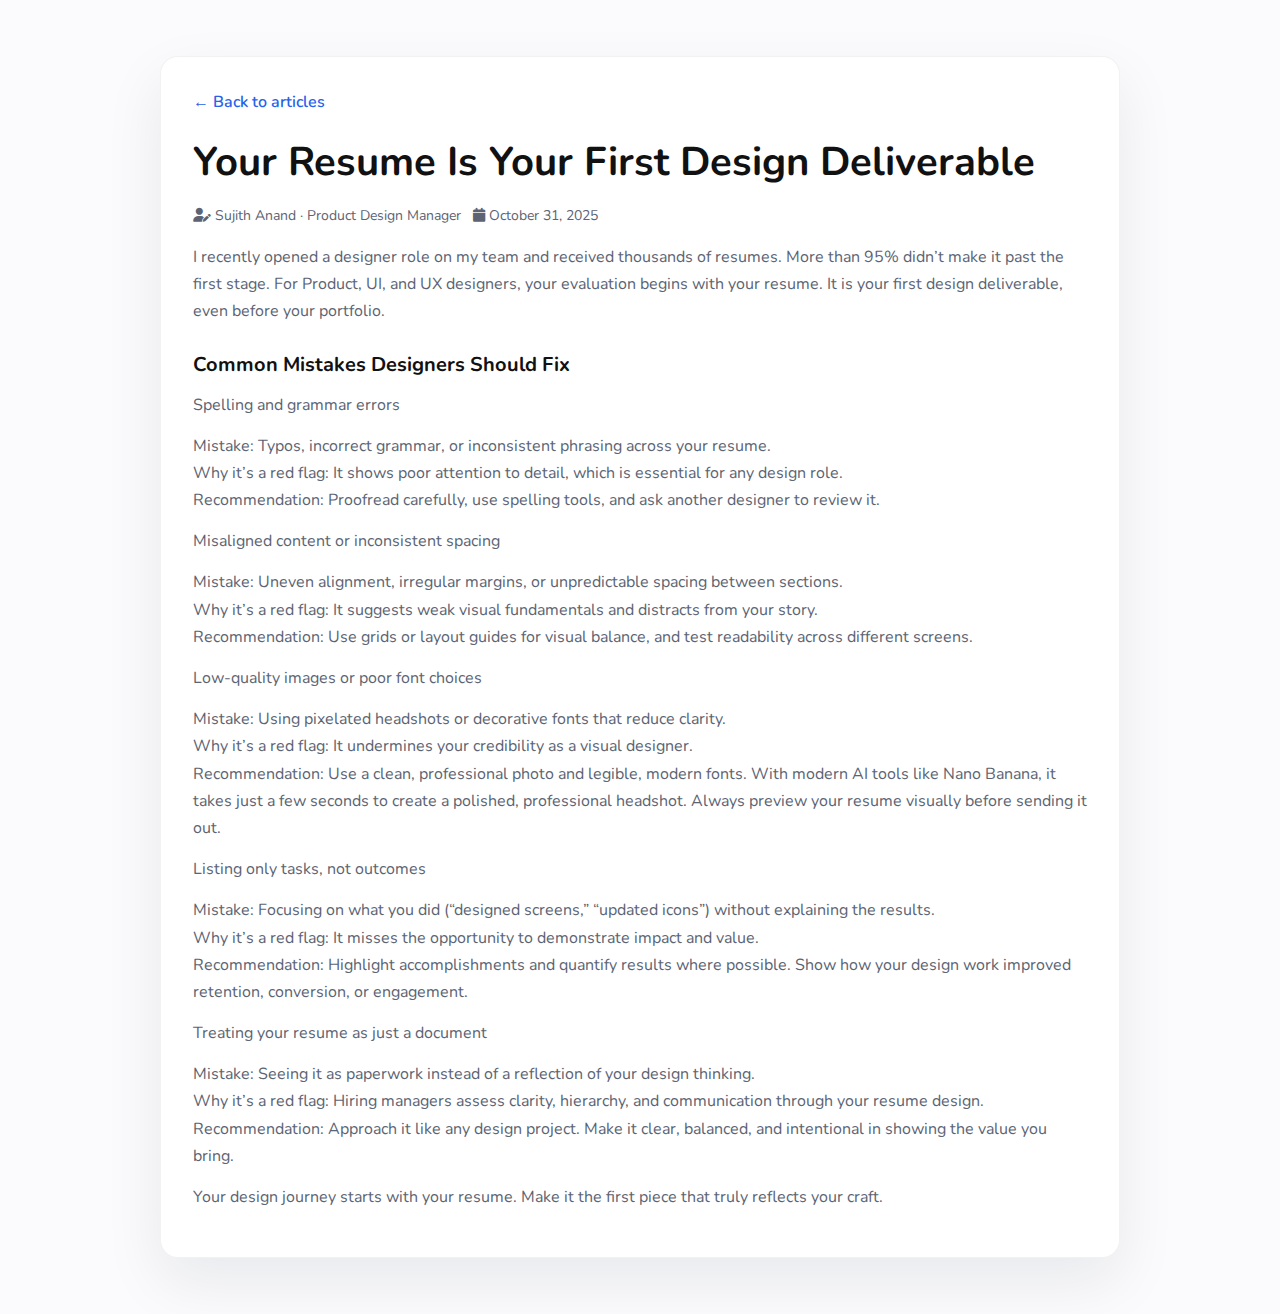
<file: article-resume-first-design.html>
<!doctype html>
<html lang="en">
<head>
  <meta charset="utf-8">
  <meta name="viewport" content="width=device-width, initial-scale=1">
  <title>Your Resume Is Your First Design Deliverable | Sujith Anand</title>
  <link rel="icon" href="img/favicon.png">
  <link rel="preconnect" href="https://fonts.googleapis.com">
  <link rel="preconnect" href="https://fonts.gstatic.com" crossorigin>
  <link href="https://fonts.googleapis.com/css2?family=Nunito:wght@400;500;600;700&display=swap" rel="stylesheet">
  <link rel="stylesheet" href="https://cdnjs.cloudflare.com/ajax/libs/font-awesome/6.5.2/css/all.min.css">
  <style>
    :root {--bg:#fbfbfd;--text:#111;--muted:#5c6473;--accent:#2563eb;--surface:#fff;--container:960px;--gap:22px;}
    *,*::before,*::after{box-sizing:border-box;}
    body{margin:0;font-family:"Nunito",sans-serif;background:var(--bg);color:var(--text);line-height:1.7;}
    a{color:var(--accent);font-weight:600;text-decoration:none;}a:hover{text-decoration:underline;}
    .page{min-height:100vh;padding:56px var(--gap);}
    .panel{max-width:min(100%,var(--container));margin:0 auto;background:var(--surface);padding:32px;border-radius:18px;box-shadow:0 24px 60px rgba(15,23,42,0.08);border:1px solid rgba(0,0,0,0.05);}
    .back-link{display:inline-flex;align-items:center;gap:8px;margin-bottom:12px;}
    h1{margin:0 0 8px;font-size:clamp(30px,4vw,40px);}
    .meta{display:flex;flex-wrap:wrap;gap:12px;font-size:14px;color:var(--muted);margin-bottom:16px;}
    h2{font-size:20px;margin:22px 0 10px;}
    p{margin:0 0 14px;color:var(--muted);}
    ul{margin:0 0 16px;padding-left:20px;color:var(--muted);}
  </style>
</head>
<body>
  <div class="page">
    <article class="panel">
      <a class="back-link" href="myhome.html#articles">← Back to articles</a>
      <h1>Your Resume Is Your First Design Deliverable</h1>
      <div class="meta">
        <span><i class="fa-solid fa-user-pen"></i> Sujith Anand · Product Design Manager</span>
        <span><i class="fa-solid fa-calendar"></i> October 31, 2025</span>
      </div>

      <p>I recently opened a designer role on my team and received thousands of resumes. More than 95% didn’t make it past the first stage. For Product, UI, and UX designers, your evaluation begins with your resume. It is your first design deliverable, even before your portfolio.</p>

      <h2>Common Mistakes Designers Should Fix</h2>
      <p>Spelling and grammar errors</p>
      <p>Mistake: Typos, incorrect grammar, or inconsistent phrasing across your resume.<br>
      Why it’s a red flag: It shows poor attention to detail, which is essential for any design role.<br>
      Recommendation: Proofread carefully, use spelling tools, and ask another designer to review it.</p>

      <p>Misaligned content or inconsistent spacing</p>
      <p>Mistake: Uneven alignment, irregular margins, or unpredictable spacing between sections.<br>
      Why it’s a red flag: It suggests weak visual fundamentals and distracts from your story.<br>
      Recommendation: Use grids or layout guides for visual balance, and test readability across different screens.</p>

      <p>Low-quality images or poor font choices</p>
      <p>Mistake: Using pixelated headshots or decorative fonts that reduce clarity.<br>
      Why it’s a red flag: It undermines your credibility as a visual designer.<br>
      Recommendation: Use a clean, professional photo and legible, modern fonts. With modern AI tools like Nano Banana, it takes just a few seconds to create a polished, professional headshot. Always preview your resume visually before sending it out.</p>

      <p>Listing only tasks, not outcomes</p>
      <p>Mistake: Focusing on what you did (“designed screens,” “updated icons”) without explaining the results.<br>
      Why it’s a red flag: It misses the opportunity to demonstrate impact and value.<br>
      Recommendation: Highlight accomplishments and quantify results where possible. Show how your design work improved retention, conversion, or engagement.</p>

      <p>Treating your resume as just a document</p>
      <p>Mistake: Seeing it as paperwork instead of a reflection of your design thinking.<br>
      Why it’s a red flag: Hiring managers assess clarity, hierarchy, and communication through your resume design.<br>
      Recommendation: Approach it like any design project. Make it clear, balanced, and intentional in showing the value you bring.</p>

      <p>Your design journey starts with your resume. Make it the first piece that truly reflects your craft.</p>
    </article>
  </div>
</body>
</html>
</file>
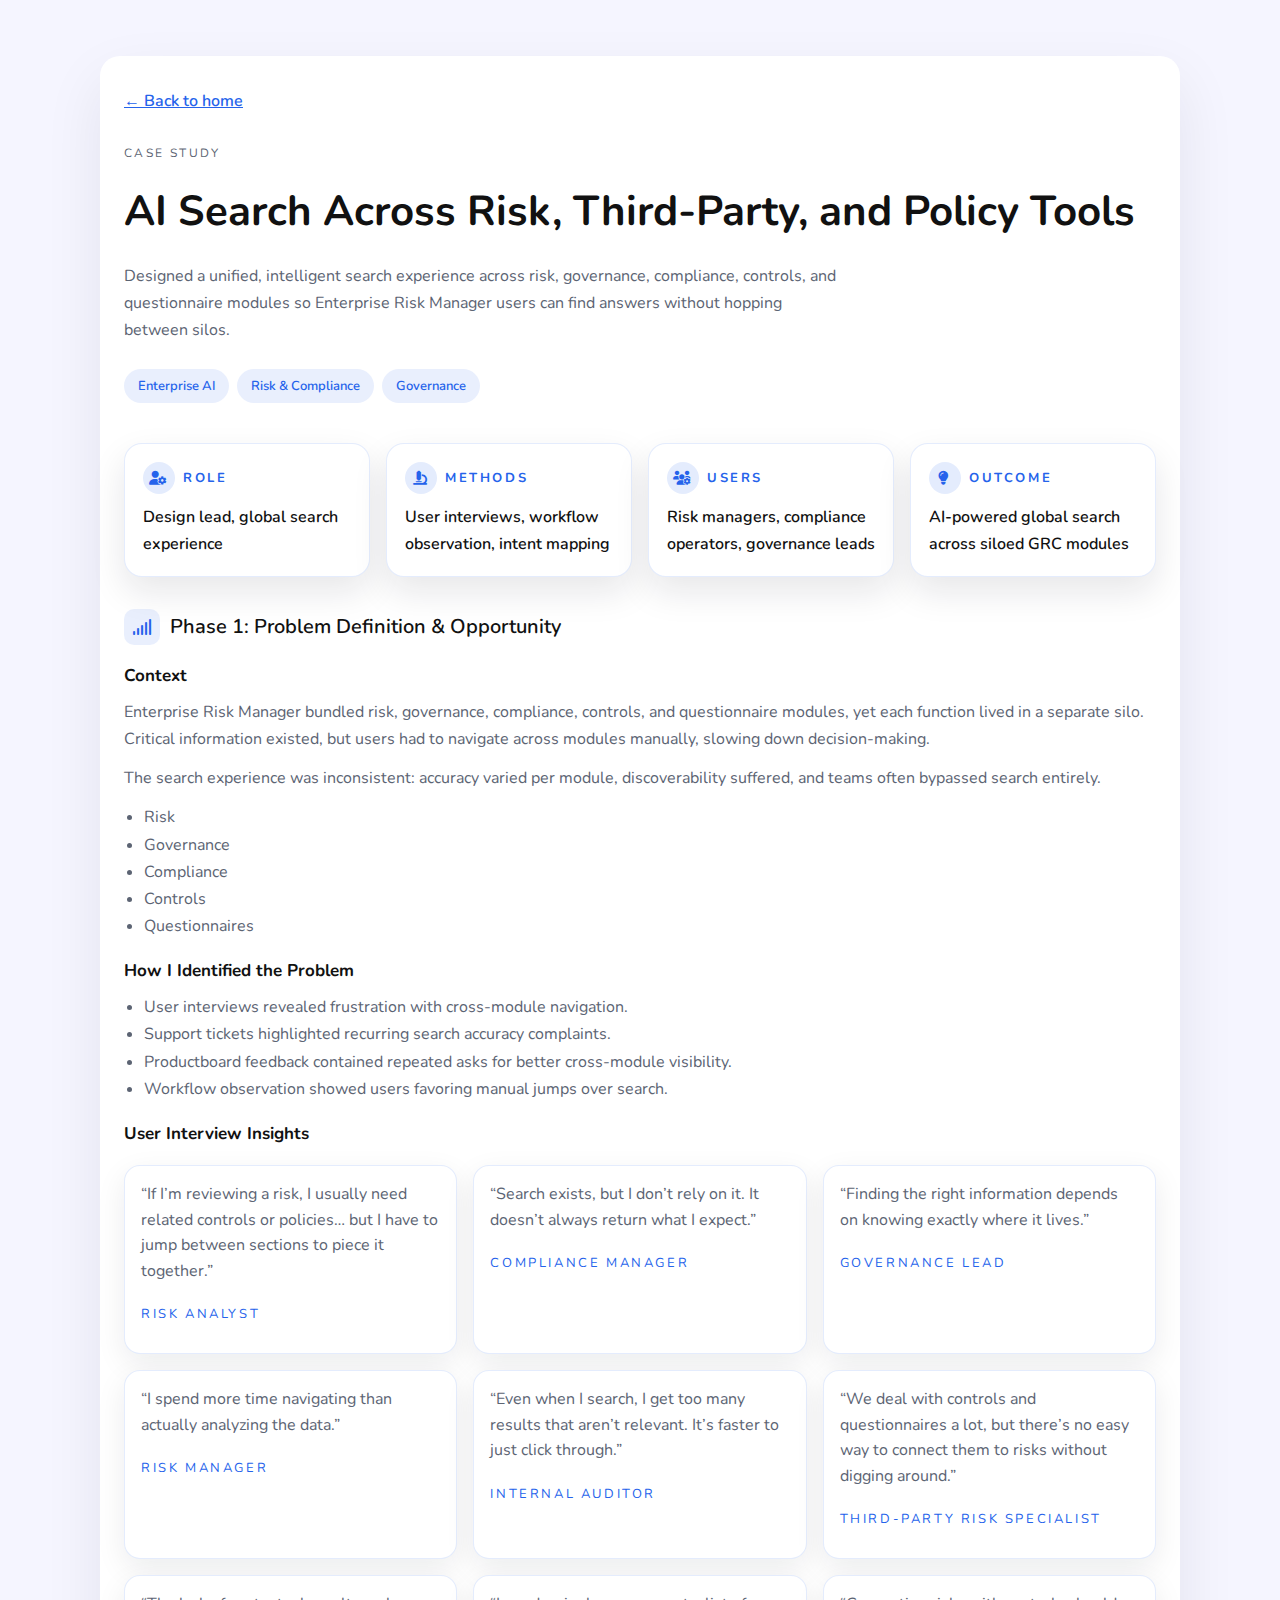
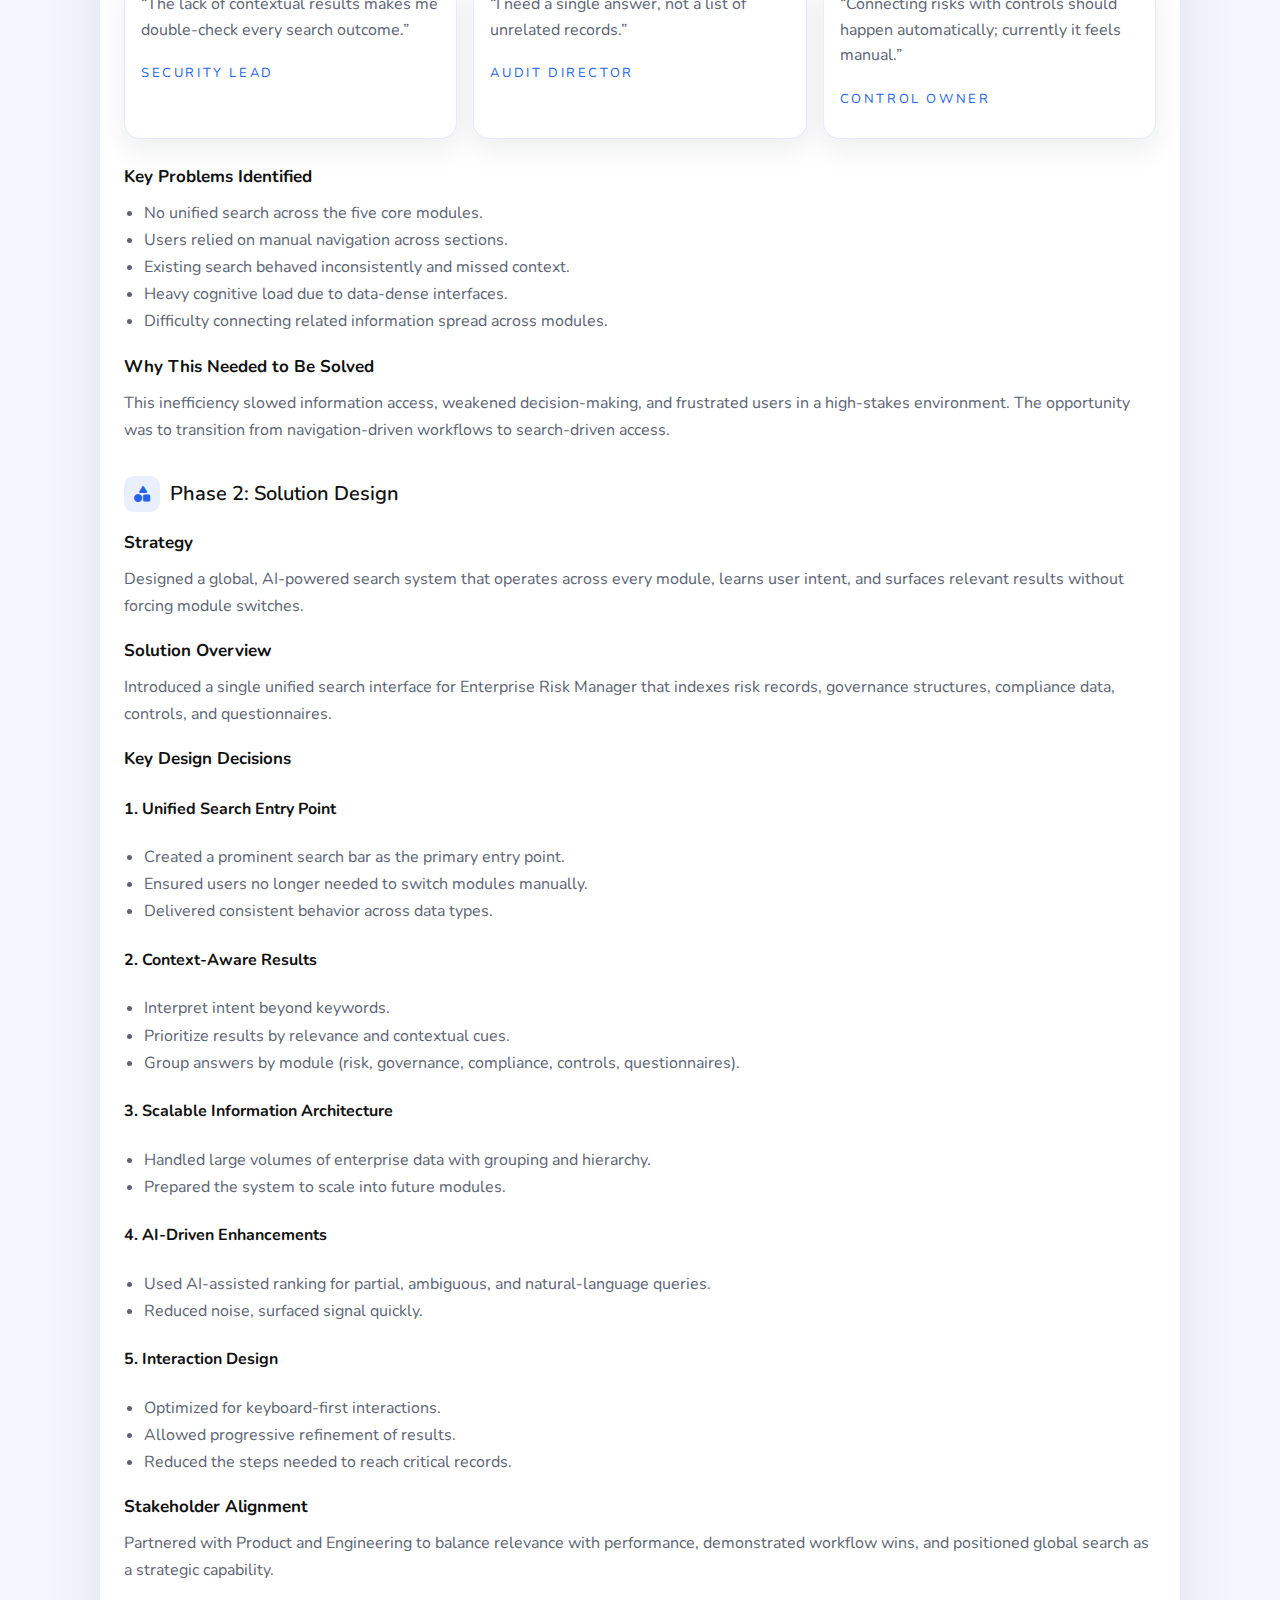
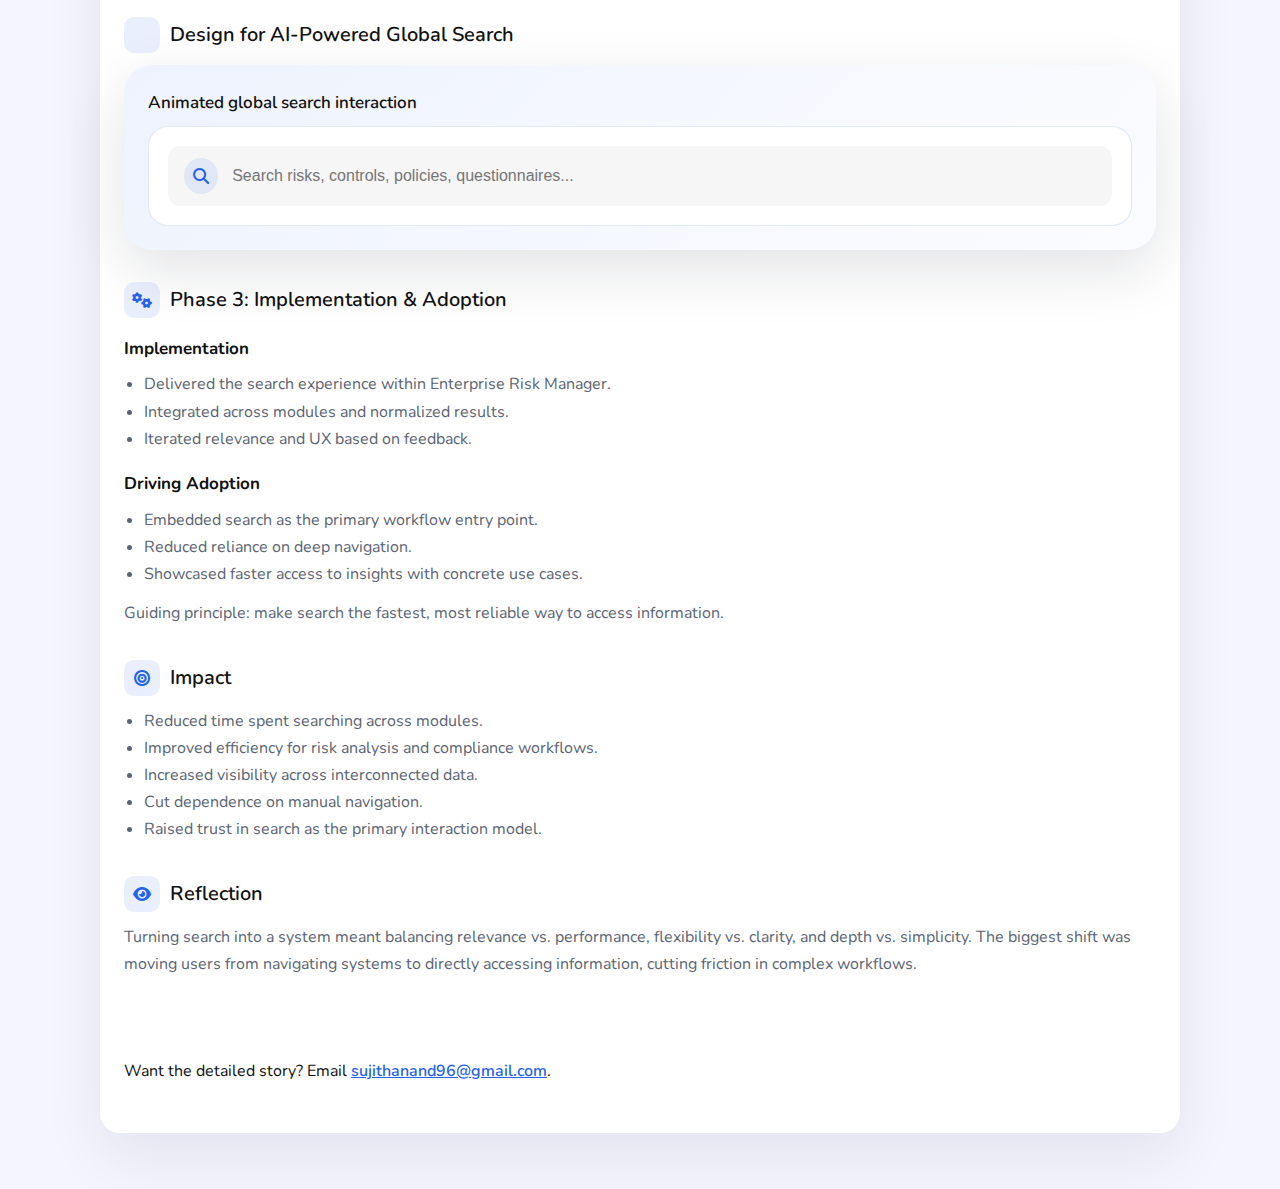
<file: case-study-ai-search.html>
<!doctype html>
<html lang="en">
<head>
  <meta charset="utf-8">
  <meta name="viewport" content="width=device-width, initial-scale=1">
  <title>AI Search Across Risk & Compliance</title>
  <link rel="icon" href="img/favicon.png">
  <link rel="preconnect" href="https://fonts.googleapis.com">
  <link rel="preconnect" href="https://fonts.gstatic.com" crossorigin>
  <link href="https://fonts.googleapis.com/css2?family=Nunito:wght@400;500;600;700&display=swap" rel="stylesheet">
  <link rel="stylesheet" href="https://cdnjs.cloudflare.com/ajax/libs/font-awesome/6.5.2/css/all.min.css">
  <style>
    :root {
      --bg: #f5f5ff;
      --container: 1080px;
      --text: #111;
      --muted: #5c6473;
      --accent: #2563eb;
      --surface: #fff;
      --gap: 24px;
    }

    *,*::before,*::after {
      box-sizing: border-box;
    }

    body {
      margin: 0;
      font-family: "Nunito", sans-serif;
      background: var(--bg);
      color: var(--text);
      line-height: 1.7;
    }

    .page {
      min-height: 100vh;
      padding: 56px var(--gap);
    }

    .case-panel {
      max-width: min(100%, var(--container));
      margin: 0 auto;
      padding: 32px var(--gap);
      background: #ffffff;
      border-radius: 20px;
      box-shadow: 0 24px 60px rgba(15, 23, 42, 0.08);
    }

    .case-header {
      margin: 0 0 40px;
    }

    .back-link {
      display: inline-flex;
      align-items: center;
      gap: 8px;
      margin-bottom: 16px;
      font-weight: 600;
      color: var(--accent);
    }

    .eyebrow {
      font-size: 12px;
      letter-spacing: .2em;
      text-transform: uppercase;
      color: var(--muted);
      margin-bottom: 12px;
    }

    h1 {
      font-size: clamp(32px, 4vw, 42px);
      margin: 0 0 16px;
    }

    .case-desc {
      max-width: 720px;
      margin: 0 0 24px;
      color: var(--muted);
    }

    .chips {
      display: flex;
      flex-wrap: wrap;
      gap: 8px;
      margin-bottom: 24px;
    }

    .chip {
      padding: 6px 14px;
      border-radius: 999px;
      background: rgba(37, 99, 235, .1);
      color: var(--accent);
      font-size: 13px;
      font-weight: 600;
    }

    .summary-grid {
      display: grid;
      grid-template-columns: repeat(auto-fit, minmax(220px, 1fr));
      gap: 16px;
      margin-bottom: 32px;
    }

    .summary-card {
      background: var(--surface);
      border-radius: 18px;
      padding: 18px;
      border: 1px solid rgba(37, 99, 235, .12);
      box-shadow: 0 15px 35px rgba(15, 23, 42, .1);
    }

    .summary-card strong {
      display: flex;
      align-items: center;
      gap: 8px;
      font-size: 13px;
      letter-spacing: .2em;
      text-transform: uppercase;
      color: var(--accent);
      font-weight: 700;
      margin-bottom: 10px;
    }

    .summary-card strong i {
      width: 32px;
      height: 32px;
      display: inline-flex;
      align-items: center;
      justify-content: center;
      border-radius: 50%;
      background: rgba(37, 99, 235, 0.12);
      color: var(--accent);
      font-size: 14px;
    }

    .summary-card span {
      display: block;
      font-size: 16px;
      font-weight: 600;
    }

    .case-section {
      margin: 0 0 32px;
    }

    .case-section h2 {
      margin-bottom: 12px;
      font-size: 20px;
      display: flex;
      align-items: center;
      gap: 10px;
      font-weight: 600;
    }

    .insight-grid {
      display: grid;
      grid-template-columns: repeat(3, minmax(0, 1fr));
      gap: 16px;
      margin: 16px 0 24px;
    }

    .insight-card {
      padding: 16px;
      background: #ffffff;
      border-radius: 16px;
      border: 1px solid rgba(37, 99, 235, 0.12);
      box-shadow: 0 10px 30px rgba(15, 23, 42, 0.08);
      display: flex;
      flex-direction: column;
      gap: 8px;
    }

    .insight-card p {
      margin: 0;
      line-height: 1.6;
      color: var(--muted);
    }

    .insight-card .insight-meta {
      font-size: 13px;
      text-transform: uppercase;
      letter-spacing: 0.2em;
      color: var(--accent);
    }

    @media (max-width: 900px) {
      .insight-grid {
        grid-template-columns: repeat(2, minmax(0, 1fr));
      }
    }

    @media (max-width: 640px) {
      .insight-grid {
        grid-template-columns: 1fr;
      }
    }

    .design-demo {
      background: linear-gradient(135deg, rgba(37, 99, 235, 0.08), rgba(37, 99, 235, 0.02));
      border-radius: 28px;
      padding: 24px;
      margin-bottom: 32px;
      box-shadow: 0 20px 60px rgba(15, 23, 42, 0.12);
    }

    .design-demo h3 {
      margin: 0 0 16px;
      font-size: 18px;
      font-weight: 600;
    }

    .search-demo {
      background: #fff;
      border-radius: 20px;
      padding: 20px;
      box-shadow: inset 0 0 0 1px rgba(37, 99, 235, 0.15);
      display: grid;
      gap: 16px;
    }

    .search-bar {
      display: flex;
      align-items: center;
      gap: 12px;
      padding: 12px 16px;
      border-radius: 12px;
      background: rgba(15, 23, 42, 0.04);
      position: relative;
      overflow: hidden;
    }

    .search-icon {
      width: 36px;
      height: 36px;
      border-radius: 50%;
      background: rgba(37, 99, 235, 0.1);
      display: inline-flex;
      align-items: center;
      justify-content: center;
      color: var(--accent);
      font-size: 16px;
    }

    .search-input {
      width: 100%;
      border: none;
      font-size: 16px;
      font-weight: 500;
      background: transparent;
      outline: none;
      color: rgba(15, 23, 42, 0.9);
    }

    .recent-searches {
      padding: 12px 0 8px;
      display: flex;
      flex-direction: column;
      gap: 8px;
    }

    .recent-searches[hidden] {
      display: none !important;
    }

    .recent-searches h4 {
      margin: 0;
      font-size: 14px;
      color: var(--muted);
      letter-spacing: 0.1em;
      text-transform: uppercase;
    }

    .recent-tags {
      display: flex;
      gap: 10px;
      flex-wrap: wrap;
    }

    .recent-tag {
      padding: 6px 12px;
      background: rgba(37, 99, 235, 0.12);
      border-radius: 999px;
      font-size: 14px;
      color: var(--accent);
      cursor: pointer;
    }

    .result-grid {
      display: grid;
      gap: 12px;
    }

    .result-grid.collapsed {
      display: none !important;
    }

    .result-tabs {
      display: flex;
      gap: 10px;
      flex-wrap: wrap;
      margin: 12px 0 8px;
    }

    .result-tabs[hidden] {
      display: none !important;
    }

    .result-tab {
      padding: 6px 12px;
      border-radius: 999px;
      border: 1px solid rgba(37, 99, 235, 0.25);
      background: #fff;
      color: var(--accent);
      font-size: 14px;
      font-weight: 600;
      cursor: pointer;
      transition: all 120ms ease;
    }

    .result-tab.active {
      background: rgba(37, 99, 235, 0.12);
      border-color: rgba(37, 99, 235, 0.4);
    }

    .result-card {
      background: #f8fafc;
      border-radius: 16px;
      padding: 16px;
      border: 1px solid rgba(37, 99, 235, 0.12);
      display: grid;
      gap: 8px;
    }

    .result-card:nth-child(2) {
      /* spacing only */
    }

    .result-card:nth-child(3) {
      /* spacing only */
    }

    .result-card h4 {
      margin: 0;
      font-size: 16px;
      font-weight: 600;
    }

    .result-meta {
      display: flex;
      gap: 8px;
      flex-wrap: wrap;
    }

    .tag {
      padding: 4px 10px;
      border-radius: 999px;
      font-size: 12px;
      text-transform: uppercase;
      letter-spacing: 0.1em;
      background: rgba(37, 99, 235, 0.12);
      color: var(--accent);
    }

    .section-hero-icon {
      width: 36px;
      height: 36px;
      border-radius: 10px;
      background: rgba(37, 99, 235, .1);
      display: inline-flex;
      align-items: center;
      justify-content: center;
      color: var(--accent);
      font-size: 16px;
    }

    .case-section h3 {
      margin-bottom: 8px;
      font-size: 17px;
    }

    .case-section p {
      margin: 0 0 12px;
      color: var(--muted);
    }

    .case-section ul {
      margin: 0 0 12px;
      padding-left: 20px;
      color: var(--muted);
    }

    .case-footer {
      display: flex;
      flex-wrap: wrap;
      gap: 16px;
      margin: 64px 0 0;
    }

    .case-footer a {
      color: var(--accent);
      font-weight: 600;
    }
  </style>
</head>
<body>
  <div class="page">
    <div class="case-panel">
      <div class="case-header">
        <a class="back-link" href="myhome.html#selected-work">← Back to home</a>
        <p class="eyebrow">Case Study</p>
        <h1>AI Search Across Risk, Third-Party, and Policy Tools</h1>
        <p class="case-desc">Designed a unified, intelligent search experience across risk, governance, compliance, controls, and questionnaire modules so Enterprise Risk Manager users can find answers without hopping between silos.</p>
        <div class="chips">
          <span class="chip">Enterprise AI</span>
          <span class="chip">Risk & Compliance</span>
          <span class="chip">Governance</span>
        </div>
      </div>
      <div class="summary-grid">
        <div class="summary-card"><strong><i class="fa-solid fa-user-gear"></i>Role</strong><span>Design lead, global search experience</span></div>
        <div class="summary-card"><strong><i class="fa-solid fa-microscope"></i>Methods</strong><span>User interviews, workflow observation, intent mapping</span></div>
        <div class="summary-card"><strong><i class="fa-solid fa-users-gear"></i>Users</strong><span>Risk managers, compliance operators, governance leads</span></div>
        <div class="summary-card"><strong><i class="fa-solid fa-lightbulb"></i>Outcome</strong><span>AI-powered global search across siloed GRC modules</span></div>
      </div>
    <div class="case-section">
      <h2><span class="section-hero-icon"><i class="fa-solid fa-signal"></i></span>Phase 1: Problem Definition &amp; Opportunity</h2>
      <h3>Context</h3>
      <p>Enterprise Risk Manager bundled risk, governance, compliance, controls, and questionnaire modules, yet each function lived in a separate silo. Critical information existed, but users had to navigate across modules manually, slowing down decision-making.</p>
      <p>The search experience was inconsistent: accuracy varied per module, discoverability suffered, and teams often bypassed search entirely.</p>
      <ul>
        <li>Risk</li>
        <li>Governance</li>
        <li>Compliance</li>
        <li>Controls</li>
        <li>Questionnaires</li>
      </ul>
      <h3>How I Identified the Problem</h3>
      <ul>
        <li>User interviews revealed frustration with cross-module navigation.</li>
        <li>Support tickets highlighted recurring search accuracy complaints.</li>
        <li>Productboard feedback contained repeated asks for better cross-module visibility.</li>
        <li>Workflow observation showed users favoring manual jumps over search.</li>
      </ul>
      <h3>User Interview Insights</h3>
      <div class="insight-grid">
        <article class="insight-card">
          <p>“If I’m reviewing a risk, I usually need related controls or policies… but I have to jump between sections to piece it together.”</p>
          <p class="insight-meta">Risk Analyst</p>
        </article>
        <article class="insight-card">
          <p>“Search exists, but I don’t rely on it. It doesn’t always return what I expect.”</p>
          <p class="insight-meta">Compliance Manager</p>
        </article>
        <article class="insight-card">
          <p>“Finding the right information depends on knowing exactly where it lives.”</p>
          <p class="insight-meta">Governance Lead</p>
        </article>
        <article class="insight-card">
          <p>“I spend more time navigating than actually analyzing the data.”</p>
          <p class="insight-meta">Risk Manager</p>
        </article>
        <article class="insight-card">
          <p>“Even when I search, I get too many results that aren’t relevant. It’s faster to just click through.”</p>
          <p class="insight-meta">Internal Auditor</p>
        </article>
        <article class="insight-card">
          <p>“We deal with controls and questionnaires a lot, but there’s no easy way to connect them to risks without digging around.”</p>
          <p class="insight-meta">Third-Party Risk Specialist</p>
        </article>
        <article class="insight-card">
          <p>“The lack of contextual results makes me double-check every search outcome.”</p>
          <p class="insight-meta">Security Lead</p>
        </article>
        <article class="insight-card">
          <p>“I need a single answer, not a list of unrelated records.”</p>
          <p class="insight-meta">Audit Director</p>
        </article>
        <article class="insight-card">
          <p>“Connecting risks with controls should happen automatically; currently it feels manual.”</p>
          <p class="insight-meta">Control Owner</p>
        </article>
      </div>
      <h3>Key Problems Identified</h3>
      <ul>
        <li>No unified search across the five core modules.</li>
        <li>Users relied on manual navigation across sections.</li>
        <li>Existing search behaved inconsistently and missed context.</li>
        <li>Heavy cognitive load due to data-dense interfaces.</li>
        <li>Difficulty connecting related information spread across modules.</li>
      </ul>
      <h3>Why This Needed to Be Solved</h3>
      <p>This inefficiency slowed information access, weakened decision-making, and frustrated users in a high-stakes environment. The opportunity was to transition from navigation-driven workflows to search-driven access.</p>
    </div>
    <div class="case-section">
      <h2><span class="section-hero-icon"><i class="fa-solid fa-shapes"></i></span>Phase 2: Solution Design</h2>
      <h3>Strategy</h3>
      <p>Designed a global, AI-powered search system that operates across every module, learns user intent, and surfaces relevant results without forcing module switches.</p>
      <h3>Solution Overview</h3>
      <p>Introduced a single unified search interface for Enterprise Risk Manager that indexes risk records, governance structures, compliance data, controls, and questionnaires.</p>
      <h3>Key Design Decisions</h3>
      <h4>1. Unified Search Entry Point</h4>
      <ul>
        <li>Created a prominent search bar as the primary entry point.</li>
        <li>Ensured users no longer needed to switch modules manually.</li>
        <li>Delivered consistent behavior across data types.</li>
      </ul>
      <h4>2. Context-Aware Results</h4>
      <ul>
        <li>Interpret intent beyond keywords.</li>
        <li>Prioritize results by relevance and contextual cues.</li>
        <li>Group answers by module (risk, governance, compliance, controls, questionnaires).</li>
      </ul>
      <h4>3. Scalable Information Architecture</h4>
      <ul>
        <li>Handled large volumes of enterprise data with grouping and hierarchy.</li>
        <li>Prepared the system to scale into future modules.</li>
      </ul>
      <h4>4. AI-Driven Enhancements</h4>
      <ul>
        <li>Used AI-assisted ranking for partial, ambiguous, and natural-language queries.</li>
        <li>Reduced noise, surfaced signal quickly.</li>
      </ul>
      <h4>5. Interaction Design</h4>
      <ul>
        <li>Optimized for keyboard-first interactions.</li>
        <li>Allowed progressive refinement of results.</li>
        <li>Reduced the steps needed to reach critical records.</li>
      </ul>
      <h3>Stakeholder Alignment</h3>
      <p>Partnered with Product and Engineering to balance relevance with performance, demonstrated workflow wins, and positioned global search as a strategic capability.</p>
    </div>
    <div class="case-section">
      <h2><span class="section-hero-icon"><i class="fa-solid fa-microchip-ai"></i></span>Design for AI-Powered Global Search</h2>
      <div class="design-demo">
        <h3>Animated global search interaction</h3>
        <div class="search-demo">
          <div class="search-bar">
            <span class="search-icon"><i class="fa-solid fa-magnifying-glass"></i></span>
            <input type="text" id="global-search" class="search-input" placeholder="Search risks, controls, policies, questionnaires..." aria-label="Global search">
          </div>
          <div class="recent-searches" id="recent-searches" hidden>
            <h4>Recent searches</h4>
            <div class="recent-tags">
              <span class="recent-tag">vendor risk</span>
              <span class="recent-tag">fire incident</span>
              <span class="recent-tag">questionnaire</span>
            </div>
          </div>
          <div class="result-tabs" id="result-tabs" hidden>
            <button class="result-tab active" data-cat="All">All</button>
            <button class="result-tab" data-cat="Risks">Risks</button>
            <button class="result-tab" data-cat="Controls">Controls</button>
            <button class="result-tab" data-cat="Questionnaires">Questionnaires</button>
            <button class="result-tab" data-cat="Policies">Policies</button>
            <button class="result-tab" data-cat="Tasks">Tasks</button>
            <button class="result-tab" data-cat="Mitigation">Mitigation</button>
          </div>
          <div class="result-grid collapsed" id="result-grid"></div>
        </div>
      </div>
    </div>
    <div class="case-section">
      <h2><span class="section-hero-icon"><i class="fa-solid fa-gears"></i></span>Phase 3: Implementation &amp; Adoption</h2>
      <h3>Implementation</h3>
      <ul>
        <li>Delivered the search experience within Enterprise Risk Manager.</li>
        <li>Integrated across modules and normalized results.</li>
        <li>Iterated relevance and UX based on feedback.</li>
      </ul>
      <h3>Driving Adoption</h3>
      <ul>
        <li>Embedded search as the primary workflow entry point.</li>
        <li>Reduced reliance on deep navigation.</li>
        <li>Showcased faster access to insights with concrete use cases.</li>
      </ul>
      <p>Guiding principle: make search the fastest, most reliable way to access information.</p>
    </div>
    <div class="case-section">
      <h2><span class="section-hero-icon"><i class="fa-solid fa-bullseye"></i></span>Impact</h2>
      <ul>
        <li>Reduced time spent searching across modules.</li>
        <li>Improved efficiency for risk analysis and compliance workflows.</li>
        <li>Increased visibility across interconnected data.</li>
        <li>Cut dependence on manual navigation.</li>
        <li>Raised trust in search as the primary interaction model.</li>
      </ul>
    </div>
    <div class="case-section">
      <h2><span class="section-hero-icon"><i class="fa-solid fa-eye"></i></span>Reflection</h2>
      <p>Turning search into a system meant balancing relevance vs. performance, flexibility vs. clarity, and depth vs. simplicity. The biggest shift was moving users from navigating systems to directly accessing information, cutting friction in complex workflows.</p>
    </div>
      <div class="case-footer">
        <p>Want the detailed story? Email <a href="mailto:sujithanand96@gmail.com">sujithanand96@gmail.com</a>.</p>
      </div>
    </div>
  </div>
</body>
<script>
    (function () {
      const results = [
      {
        title: "Risk: third-party integration delay",
        description: "Matching controls, policies, and questionnaire references across modules.",
        tags: ["Risk", "Questionnaire"],
        categories: ["Risks", "Mitigation"],
        owner: "Alex"
      },
      {
        title: "Control: access revocation policy",
        description: "AI highlights related risks and mitigation actions tied to governance.",
        tags: ["Control", "Governance"],
        categories: ["Controls", "Tasks"],
        owner: "Priya"
      },
      {
        title: "Questionnaire: vendor due diligence",
        description: "Instant context for auditors, policies, and compliance leads.",
        tags: ["Questionnaire", "Compliance"],
        categories: ["Questionnaires", "Compliance"],
        owner: "Liam"
      },
      {
        title: "Policy: incident response playbook",
        description: "Links controls, risks, and governance approvals in one view.",
        tags: ["Policy", "Risk"],
        categories: ["Policies", "Risks"],
        owner: "Sana"
      },
      {
        title: "Control: vendor onboarding",
        description: "Connects relevant questionnaires and compliance checkpoints.",
        tags: ["Control", "Governance"],
        categories: ["Controls", "Tasks"],
        owner: "Ajay"
      }
    ];

    const grid = document.getElementById("result-grid");
    const input = document.getElementById("global-search");
    const recent = document.getElementById("recent-searches");
    const tabs = document.getElementById("result-tabs");
    let currentCategory = "All";

    const recentQueries = ["vendor risk", "fire incident", "questionnaire"];

    function showRecent() {
      if (recent) {
        recent.hidden = false;
      }
      if (grid) {
        grid.classList.add("collapsed");
      }
      if (tabs) tabs.hidden = true;
    }

    function hideRecent() {
      if (recent) {
        recent.hidden = true;
      }
    }

    function showResults() {
      hideRecent();
      if (grid) {
        grid.classList.remove("collapsed");
      }
      if (tabs) {
        tabs.hidden = false;
      }
    }

    function render(items) {
      if (!grid) return;
      grid.innerHTML = items.length
        ? items
            .map(
              (item) => `
        <article class="result-card">
          <h4>${item.title}</h4>
          <p>${item.description}</p>
          <div class="result-meta">
            ${item.tags.map((tag) => `<span class="tag">${tag}</span>`).join("")}
            <span class="tag">Owner: ${item.owner}</span>
          </div>
        </article>
      `
            )
            .join("")
        : `<p>No results yet—refine your search.</p>`;
    }

    function upgradeQuery(value) {
      const cleaned = value.trim().toLowerCase();
      return cleaned;
    }

    function filterResults(query, category) {
      return results.filter((item) => {
        const matchesCategory = category === "All" || (item.categories || []).includes(category);
        if (!matchesCategory) return false;
        if (!query) return true;
        const haystack = `${item.title} ${item.description} ${item.tags.join(" ")} ${(item.categories || []).join(" ")}`.toLowerCase();
        return haystack.includes(query);
      });
    }

    function handleInput(event) {
      const query = upgradeQuery(event.target.value);
      if (!query) {
        showRecent();
        render([]);
        return;
      }
      render(filterResults(query, currentCategory));
      showResults();
    }

    function handleTabClick(event) {
      if (!(event.target instanceof HTMLElement)) return;
      const tab = event.target.closest(".result-tab");
      if (!tab) return;
      currentCategory = tab.dataset.cat || "All";
      if (tabs) {
        tabs.querySelectorAll(".result-tab").forEach((btn) => btn.classList.remove("active"));
        tab.classList.add("active");
      }
      const query = upgradeQuery(input?.value || "");
      render(filterResults(query, currentCategory));
      showResults();
    }

    if (tabs) {
      tabs.addEventListener("click", handleTabClick);
    }

    if (input) {
      input.addEventListener("input", handleInput);
      input.addEventListener("focus", () => {
        if (!upgradeQuery(input.value)) {
          showRecent();
        }
      });
      input.addEventListener("blur", () => {
        setTimeout(() => {
          if (!upgradeQuery(input.value)) {
            hideRecent();
            if (grid) grid.classList.add("collapsed");
            if (tabs) tabs.hidden = true;
          }
        }, 150);
      });
    }

    if (recent) {
      recent.addEventListener("click", (event) => {
        if (!(event.target instanceof HTMLElement)) return;
        const tag = event.target.closest(".recent-tag");
        if (!tag || !input) return;
        input.value = tag.textContent || "";
        handleInput({ target: input });
      });
    }

    render([]);
  })();
</script>
</html>
</file>
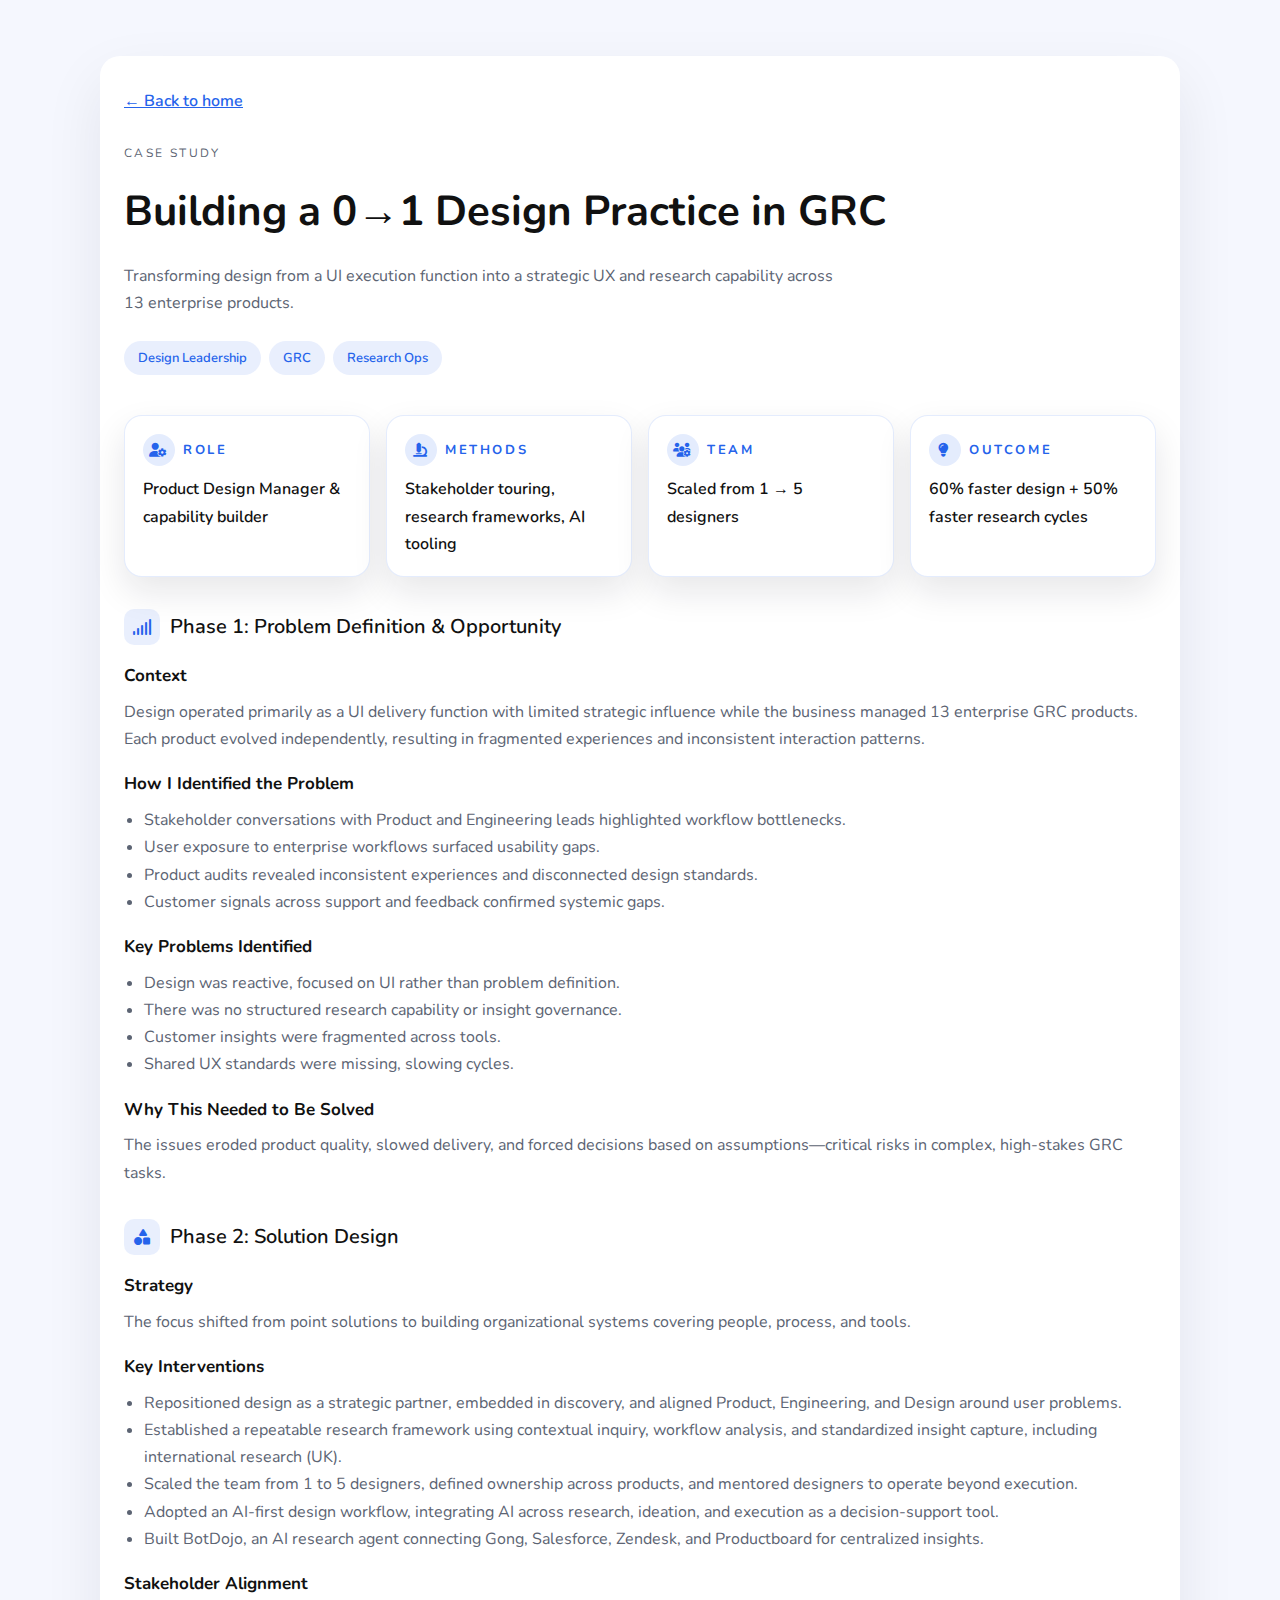
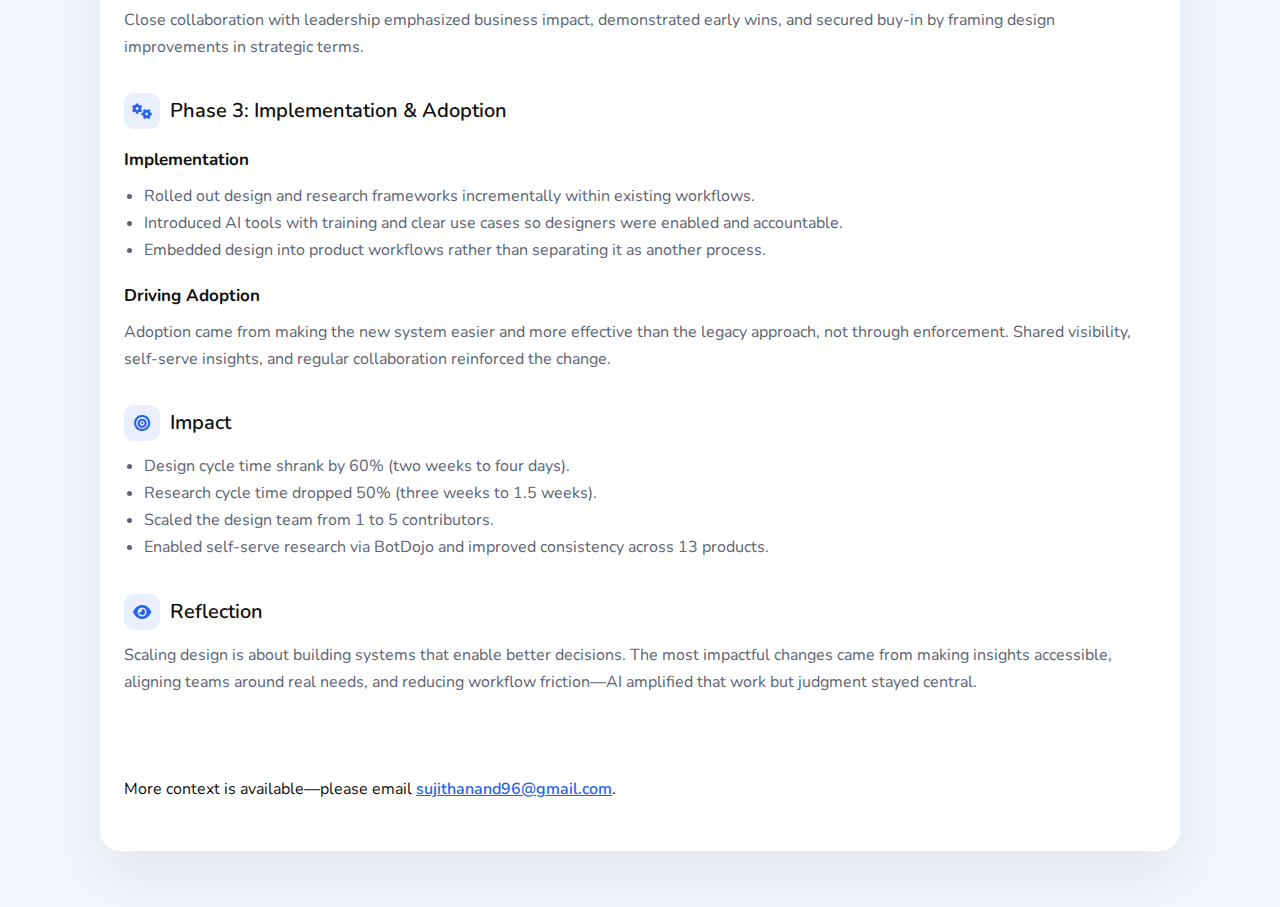
<file: case-study-building-design-team.html>
<!doctype html>
<html lang="en">
<head>
  <meta charset="utf-8">
  <meta name="viewport" content="width=device-width, initial-scale=1">
  <title>Building a 0→1 Design Practice in GRC</title>
  <link rel="icon" href="img/favicon.png">
  <link rel="preconnect" href="https://fonts.googleapis.com">
  <link rel="preconnect" href="https://fonts.gstatic.com" crossorigin>
  <link href="https://fonts.googleapis.com/css2?family=Nunito:wght@400;500;600;700&display=swap" rel="stylesheet">
  <link rel="stylesheet" href="https://cdnjs.cloudflare.com/ajax/libs/font-awesome/6.5.2/css/all.min.css">
  <style>
    :root {
      --bg: #f5f7fe;
      --container: 1080px;
      --text: #111;
      --muted: #5c6473;
      --accent: #2563eb;
      --surface: #fff;
      --gap: 24px;
    }

    *,*::before,*::after {
      box-sizing: border-box;
    }

    body {
      margin: 0;
      font-family: "Nunito", sans-serif;
      background: var(--bg);
      color: var(--text);
      line-height: 1.7;
    }

    .page {
      min-height: 100vh;
      padding: 56px var(--gap);
    }

    .case-panel {
      max-width: min(100%, var(--container));
      margin: 0 auto;
      padding: 32px var(--gap);
      background: #ffffff;
      border-radius: 20px;
      box-shadow: 0 24px 60px rgba(15, 23, 42, 0.08);
    }

    .case-header {
      margin: 0 0 40px;
    }

    .back-link {
      display: inline-flex;
      align-items: center;
      gap: 8px;
      margin-bottom: 16px;
      font-weight: 600;
      color: var(--accent);
    }

    .eyebrow {
      font-size: 12px;
      letter-spacing: .2em;
      text-transform: uppercase;
      color: var(--muted);
      margin-bottom: 12px;
    }

    h1 {
      font-size: clamp(32px, 4vw, 42px);
      margin: 0 0 16px;
    }

    .case-desc {
      max-width: 720px;
      margin: 0 0 24px;
      color: var(--muted);
    }

    .chips {
      display: flex;
      flex-wrap: wrap;
      gap: 8px;
      margin-bottom: 24px;
    }

    .chip {
      padding: 6px 14px;
      border-radius: 999px;
      background: rgba(37, 99, 235, .1);
      color: var(--accent);
      font-size: 13px;
      font-weight: 600;
    }

    .summary-grid {
      display: grid;
      grid-template-columns: repeat(auto-fit, minmax(220px, 1fr));
      gap: 16px;
      margin-bottom: 32px;
    }

    .summary-card {
      background: var(--surface);
      border-radius: 18px;
      padding: 18px;
      border: 1px solid rgba(37, 99, 235, .12);
      box-shadow: 0 15px 35px rgba(15, 23, 42, .1);
    }

    .summary-card strong {
      display: flex;
      align-items: center;
      gap: 8px;
      font-size: 13px;
      letter-spacing: .2em;
      text-transform: uppercase;
      color: var(--accent);
      font-weight: 700;
      margin-bottom: 10px;
    }

    .summary-card strong i {
      width: 32px;
      height: 32px;
      display: inline-flex;
      align-items: center;
      justify-content: center;
      border-radius: 50%;
      background: rgba(37, 99, 235, 0.12);
      color: var(--accent);
      font-size: 14px;
    }

    .summary-card span {
      display: block;
      font-size: 16px;
      font-weight: 600;
    }

    .case-section {
      margin: 0 0 32px;
    }

    .case-section h2 {
      margin-bottom: 12px;
      font-size: 20px;
      display: flex;
      align-items: center;
      gap: 10px;
      font-weight: 600;
    }

    .section-hero-icon {
      width: 36px;
      height: 36px;
      border-radius: 10px;
      background: rgba(37, 99, 235, .1);
      display: inline-flex;
      align-items: center;
      justify-content: center;
      color: var(--accent);
      font-size: 16px;
    }

    .case-section h3 {
      margin-bottom: 8px;
      font-size: 17px;
    }

    .case-section p {
      margin: 0 0 12px;
      color: var(--muted);
    }

    .case-section ul {
      margin: 0 0 12px;
      padding-left: 20px;
      color: var(--muted);
    }

    .case-footer {
      display: flex;
      flex-wrap: wrap;
      gap: 16px;
      margin: 64px 0 0;
    }

    .case-footer a {
      color: var(--accent);
      font-weight: 600;
    }
  </style>
</head>
<body>
  <div class="page">
    <div class="case-panel">
      <div class="case-header">
        <a class="back-link" href="myhome.html#selected-work">← Back to home</a>
        <p class="eyebrow">Case Study</p>
        <h1>Building a 0→1 Design Practice in GRC</h1>
        <p class="case-desc">Transforming design from a UI execution function into a strategic UX and research capability across 13 enterprise products.</p>
        <div class="chips">
          <span class="chip">Design Leadership</span>
          <span class="chip">GRC</span>
          <span class="chip">Research Ops</span>
        </div>
      </div>
      <div class="summary-grid">
        <div class="summary-card"><strong><i class="fa-solid fa-user-gear"></i>Role</strong><span>Product Design Manager & capability builder</span></div>
        <div class="summary-card"><strong><i class="fa-solid fa-microscope"></i>Methods</strong><span>Stakeholder touring, research frameworks, AI tooling</span></div>
        <div class="summary-card"><strong><i class="fa-solid fa-users-gear"></i>Team</strong><span>Scaled from 1 → 5 designers</span></div>
        <div class="summary-card"><strong><i class="fa-solid fa-lightbulb"></i>Outcome</strong><span>60% faster design + 50% faster research cycles</span></div>
      </div>
      <div class="case-section">
        <h2><span class="section-hero-icon"><i class="fa-solid fa-signal"></i></span>Phase 1: Problem Definition & Opportunity</h2>
        <h3>Context</h3>
        <p>Design operated primarily as a UI delivery function with limited strategic influence while the business managed 13 enterprise GRC products. Each product evolved independently, resulting in fragmented experiences and inconsistent interaction patterns.</p>
        <h3>How I Identified the Problem</h3>
        <ul>
          <li>Stakeholder conversations with Product and Engineering leads highlighted workflow bottlenecks.</li>
          <li>User exposure to enterprise workflows surfaced usability gaps.</li>
          <li>Product audits revealed inconsistent experiences and disconnected design standards.</li>
          <li>Customer signals across support and feedback confirmed systemic gaps.</li>
        </ul>
        <h3>Key Problems Identified</h3>
        <ul>
          <li>Design was reactive, focused on UI rather than problem definition.</li>
          <li>There was no structured research capability or insight governance.</li>
          <li>Customer insights were fragmented across tools.</li>
          <li>Shared UX standards were missing, slowing cycles.</li>
        </ul>
        <h3>Why This Needed to Be Solved</h3>
        <p>The issues eroded product quality, slowed delivery, and forced decisions based on assumptions—critical risks in complex, high-stakes GRC tasks.</p>
      </div>
      <div class="case-section">
        <h2><span class="section-hero-icon"><i class="fa-solid fa-shapes"></i></span>Phase 2: Solution Design</h2>
        <h3>Strategy</h3>
        <p>The focus shifted from point solutions to building organizational systems covering people, process, and tools.</p>
        <h3>Key Interventions</h3>
        <ul>
          <li>Repositioned design as a strategic partner, embedded in discovery, and aligned Product, Engineering, and Design around user problems.</li>
          <li>Established a repeatable research framework using contextual inquiry, workflow analysis, and standardized insight capture, including international research (UK).</li>
          <li>Scaled the team from 1 to 5 designers, defined ownership across products, and mentored designers to operate beyond execution.</li>
          <li>Adopted an AI-first design workflow, integrating AI across research, ideation, and execution as a decision-support tool.</li>
          <li>Built BotDojo, an AI research agent connecting Gong, Salesforce, Zendesk, and Productboard for centralized insights.</li>
        </ul>
        <h3>Stakeholder Alignment</h3>
        <p>Close collaboration with leadership emphasized business impact, demonstrated early wins, and secured buy-in by framing design improvements in strategic terms.</p>
      </div>
      <div class="case-section">
        <h2><span class="section-hero-icon"><i class="fa-solid fa-gears"></i></span>Phase 3: Implementation & Adoption</h2>
        <h3>Implementation</h3>
        <ul>
          <li>Rolled out design and research frameworks incrementally within existing workflows.</li>
          <li>Introduced AI tools with training and clear use cases so designers were enabled and accountable.</li>
          <li>Embedded design into product workflows rather than separating it as another process.</li>
        </ul>
        <h3>Driving Adoption</h3>
        <p>Adoption came from making the new system easier and more effective than the legacy approach, not through enforcement. Shared visibility, self-serve insights, and regular collaboration reinforced the change.</p>
      </div>
      <div class="case-section">
        <h2><span class="section-hero-icon"><i class="fa-solid fa-bullseye"></i></span>Impact</h2>
        <ul>
          <li>Design cycle time shrank by 60% (two weeks to four days).</li>
          <li>Research cycle time dropped 50% (three weeks to 1.5 weeks).</li>
          <li>Scaled the design team from 1 to 5 contributors.</li>
          <li>Enabled self-serve research via BotDojo and improved consistency across 13 products.</li>
        </ul>
      </div>
      <div class="case-section">
        <h2><span class="section-hero-icon"><i class="fa-solid fa-eye"></i></span>Reflection</h2>
        <p>Scaling design is about building systems that enable better decisions. The most impactful changes came from making insights accessible, aligning teams around real needs, and reducing workflow friction—AI amplified that work but judgment stayed central.</p>
      </div>
      <div class="case-footer">
        <p>More context is available—please email <a href="mailto:sujithanand96@gmail.com">sujithanand96@gmail.com</a>.</p>
      </div>
    </div>
  </div>
</body>
</html>
</file>
